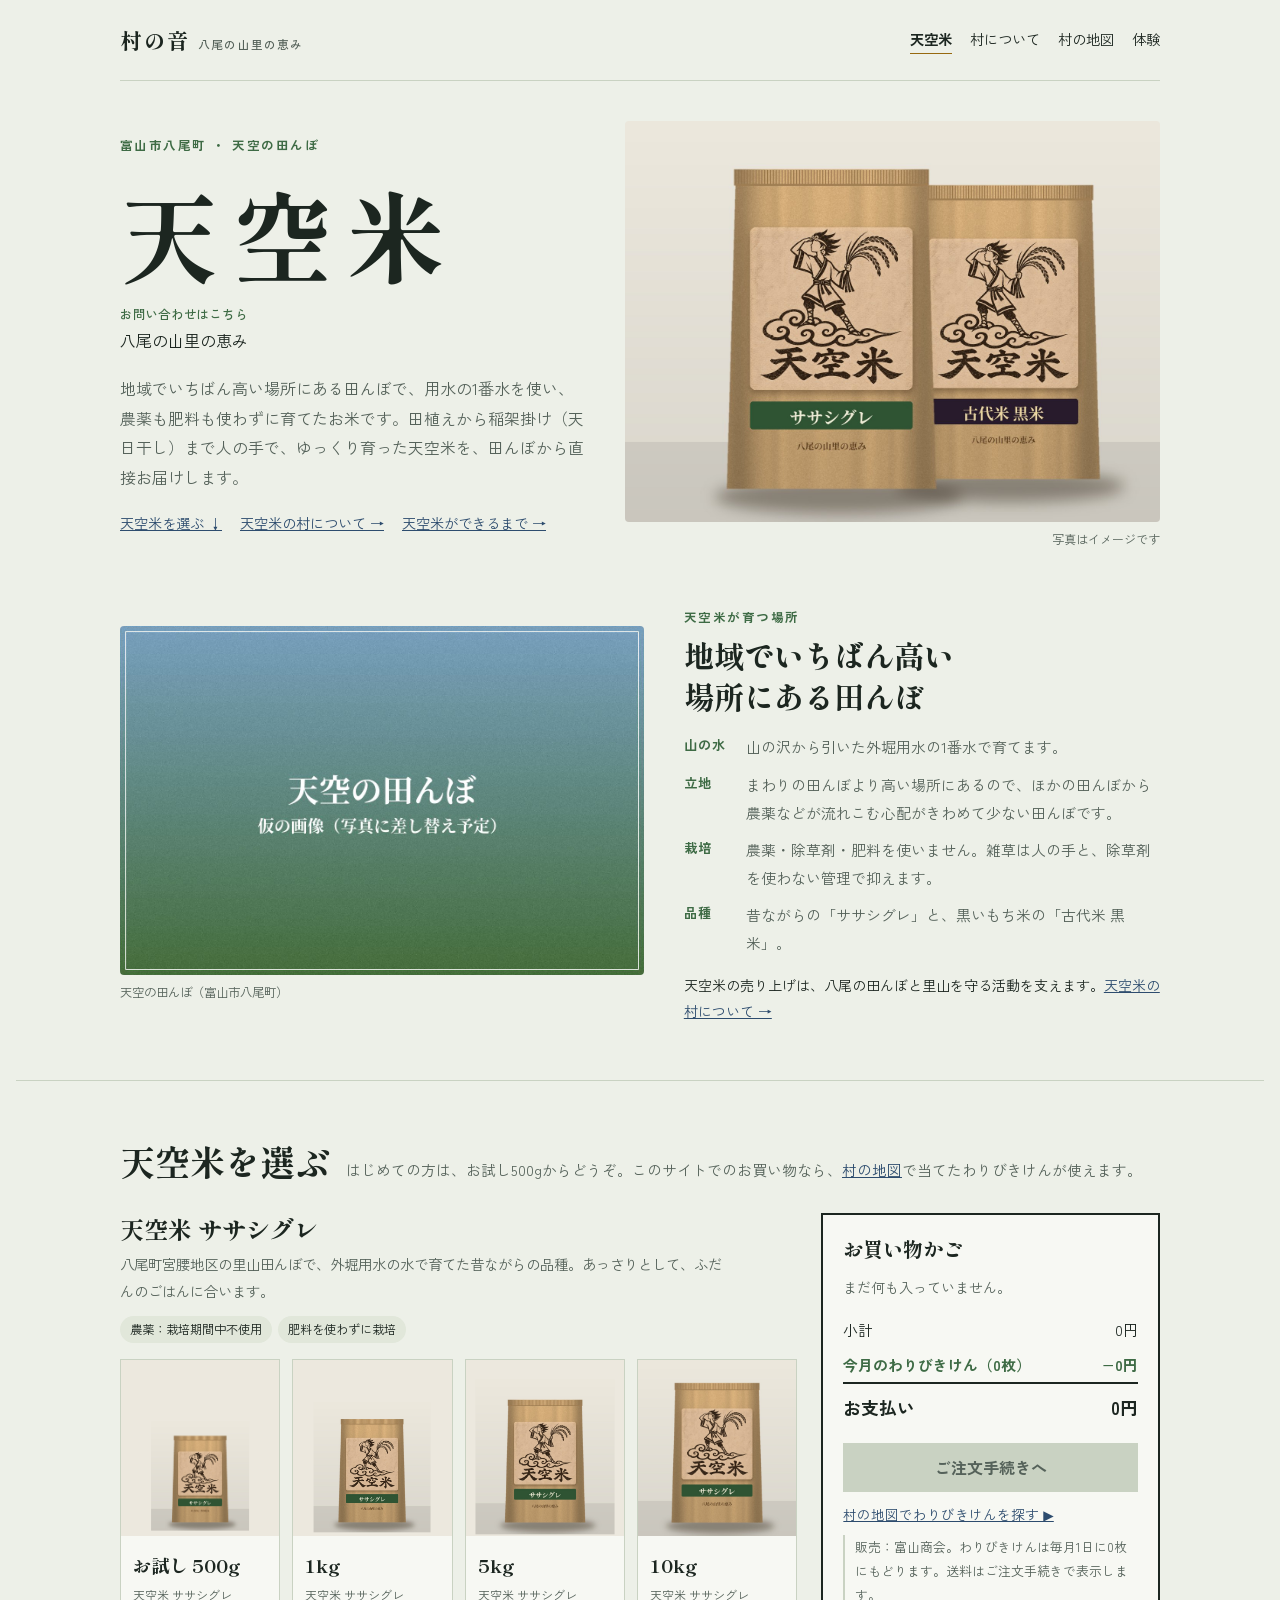
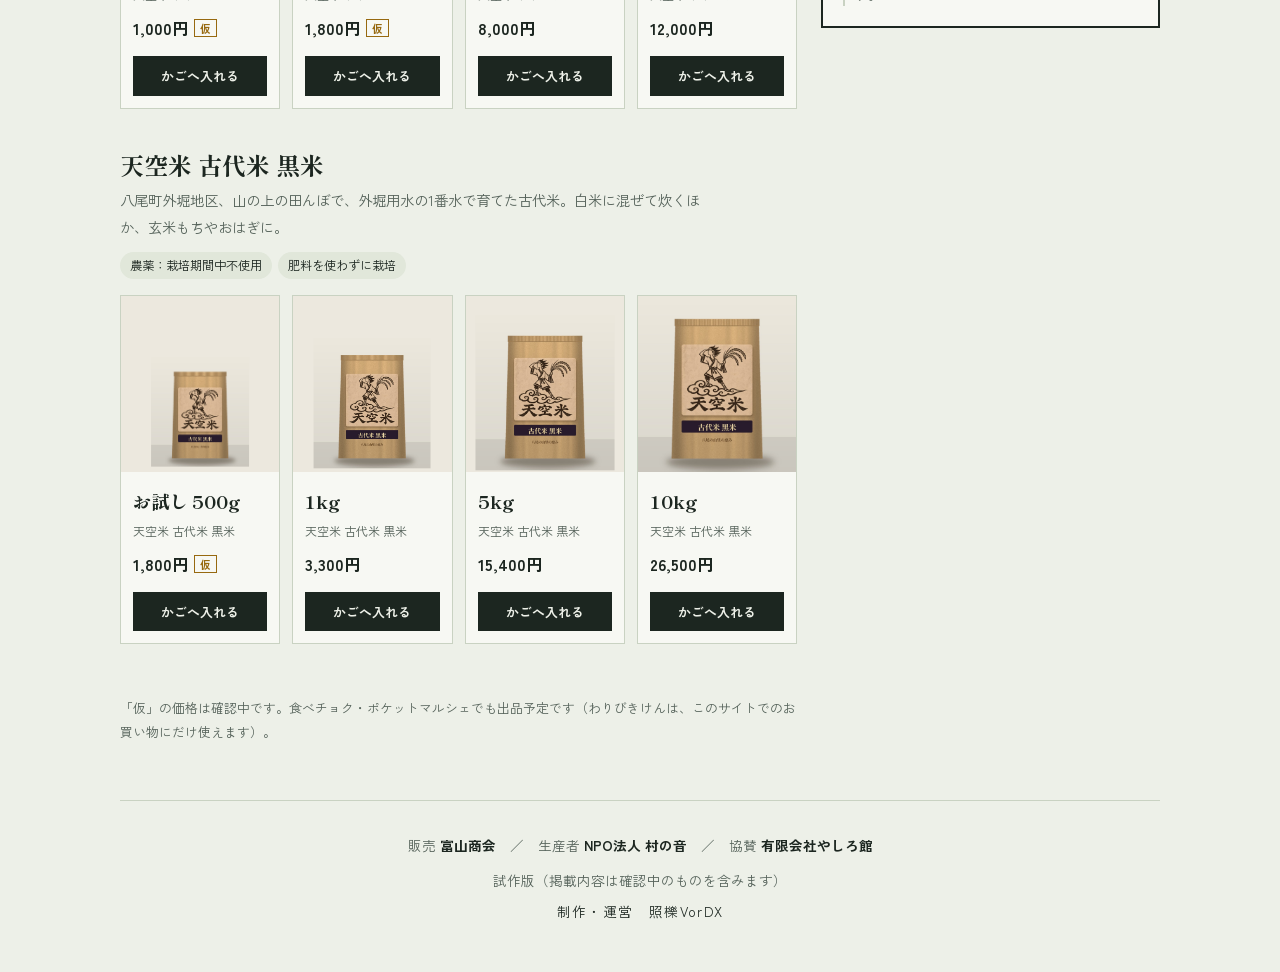
<file: index.html>
<!doctype html>
<html lang="ja">
<head>
<meta charset="utf-8">
<meta name="robots" content="noindex,nofollow">
<meta name="viewport" content="width=device-width, initial-scale=1, viewport-fit=cover">
<title>村ネットワーク 試作</title>
<meta name="claude:viewport-fit-sides" content="cover">
<link rel="preconnect" href="https://fonts.googleapis.com">
<link rel="preconnect" href="https://fonts.gstatic.com" crossorigin>
<link rel="stylesheet" href="https://fonts.googleapis.com/css2?family=DotGothic16&family=Shippori+Mincho+B1:wght@600;800&family=Zen+Kaku+Gothic+New:wght@400;500;700&display=swap">
<link rel="stylesheet" href="style.css?v=20261109g">
</head>
<body>
<div class="wrap">
  <header class="top">
    <div class="brand"><a href="index.html">村の音<small>八尾の山里の恵み</small></a></div>
    <nav aria-label="サイト内"><a href="index.html" aria-current="page">天空米</a><a href="about.html">村について</a><a href="map.html">村の地図</a><a href="activity.html">体験</a></nav>
  </header>
</div>
<div class="wrap">
  <div class="shop-hero">
    <div class="sh-text">
      <div class="eyebrow">富山市八尾町 ・ 天空の田んぼ</div>
      <button type="button" class="logo-btn" id="logoBtn" aria-haspopup="dialog"><h1>天空米</h1><span class="hint">お問い合わせはこちら</span></button>
      <p class="hero-sub">八尾の山里の恵み</p>
      <p class="sh-lead">地域でいちばん高い場所にある田んぼで、用水の1番水を使い、農薬も肥料も使わずに育てたお米です。田植えから稲架掛け（天日干し）まで人の手で、ゆっくり育った天空米を、田んぼから直接お届けします。</p>
      <div class="newsbar" id="news" hidden></div>
      <p class="hero-links"><a href="#shop">天空米を選ぶ ↓</a><a href="about.html">天空米の村について →</a><a href="activity.html">天空米ができるまで →</a></p>
    </div>
    <figure class="sh-photo"><img class="logo-img" style="cursor:pointer" title="お問い合わせ" src="bag-hero.jpg" alt="天空米のラベルを貼ったササシグレと古代米黒米の米袋"><figcaption>写真はイメージです</figcaption></figure>
  </div>
</div>
<section class="tanbo-sec">
  <div class="wrap">
    <div class="tanbo">
      <figure class="tanbo-photo"><img src="photos/tanbo.jpg" alt="天空米を育てる、山の上の田んぼ"><figcaption>天空の田んぼ（富山市八尾町）</figcaption></figure>
      <div class="tanbo-text">
        <div class="eyebrow">天空米が育つ場所</div>
        <h2>地域でいちばん高い場所にある田んぼ</h2>
        <ul class="points">
          <li><b>山の水</b>山の沢から引いた外堀用水の1番水で育てます。</li>
          <li><b>立地</b>まわりの田んぼより高い場所にあるので、ほかの田んぼから農薬などが流れこむ心配がきわめて少ない田んぼです。</li>
          <li><b>栽培</b>農薬・除草剤・肥料を使いません。雑草は人の手と、除草剤を使わない管理で抑えます。</li>
          <li><b>品種</b>昔ながらの「ササシグレ」と、黒いもち米の「古代米 黒米」。</li>
        </ul>
        <p class="tanbo-note">天空米の売り上げは、八尾の田んぼと里山を守る活動を支えます。<a href="about.html">天空米の村について →</a></p>
      </div>
    </div>
  </div>
</section>
<section id="shop">
  <div class="wrap">
    <div class="sec-head"><h2>天空米を選ぶ</h2><p>はじめての方は、お試し500gからどうぞ。このサイトでのお買い物なら、<a href="map.html">村の地図</a>で当てたわりびきけんが使えます。</p></div>
    <div class="shop-grid">
      <div class="plines">
      <div class="pline">
        <div class="pline-head"><h3>天空米 ササシグレ</h3><p>八尾町宮腰地区の里山田んぼで、外堀用水の水で育てた昔ながらの品種。あっさりとして、ふだんのごはんに合います。</p>
          <div class="chips"><span>農薬：栽培期間中不使用</span><span>肥料を使わずに栽培</span></div></div>
        <div class="pcards">
        <article class="pcard">
          <div class="pimg s1"><img src="bag-sasashigure.jpg" alt="天空米 ササシグレ お試し 500gの袋" loading="lazy"></div>
          <div class="pbody"><div class="psize">お試し 500g</div><div class="pname">天空米 ササシグレ</div>
            <div class="pprice">1,000円<span class="tmp">仮</span></div>
            <button type="button" class="add" data-sku="sasa-0500" data-name="天空米 ササシグレ お試し 500g" data-price="1000">かごへ入れる</button></div>
        </article>
        <article class="pcard">
          <div class="pimg s2"><img src="bag-sasashigure.jpg" alt="天空米 ササシグレ 1kgの袋" loading="lazy"></div>
          <div class="pbody"><div class="psize">1kg</div><div class="pname">天空米 ササシグレ</div>
            <div class="pprice">1,800円<span class="tmp">仮</span></div>
            <button type="button" class="add" data-sku="sasa-1000" data-name="天空米 ササシグレ 1kg" data-price="1800">かごへ入れる</button></div>
        </article>
        <article class="pcard">
          <div class="pimg s3"><img src="bag-sasashigure.jpg" alt="天空米 ササシグレ 5kgの袋" loading="lazy"></div>
          <div class="pbody"><div class="psize">5kg</div><div class="pname">天空米 ササシグレ</div>
            <div class="pprice">8,000円</div>
            <button type="button" class="add" data-sku="sasa-5000" data-name="天空米 ササシグレ 5kg" data-price="8000">かごへ入れる</button></div>
        </article>
        <article class="pcard">
          <div class="pimg s4"><img src="bag-sasashigure.jpg" alt="天空米 ササシグレ 10kgの袋" loading="lazy"></div>
          <div class="pbody"><div class="psize">10kg</div><div class="pname">天空米 ササシグレ</div>
            <div class="pprice">12,000円</div>
            <button type="button" class="add" data-sku="sasa-10000" data-name="天空米 ササシグレ 10kg" data-price="12000">かごへ入れる</button></div>
        </article>
        </div>
      </div>
      <div class="pline">
        <div class="pline-head"><h3>天空米 古代米 黒米</h3><p>八尾町外堀地区、山の上の田んぼで、外堀用水の1番水で育てた古代米。白米に混ぜて炊くほか、玄米もちやおはぎに。</p>
          <div class="chips"><span>農薬：栽培期間中不使用</span><span>肥料を使わずに栽培</span></div></div>
        <div class="pcards">
        <article class="pcard">
          <div class="pimg s1"><img src="bag-kuromai.jpg" alt="天空米 古代米 黒米 お試し 500gの袋" loading="lazy"></div>
          <div class="pbody"><div class="psize">お試し 500g</div><div class="pname">天空米 古代米 黒米</div>
            <div class="pprice">1,800円<span class="tmp">仮</span></div>
            <button type="button" class="add" data-sku="kuro-0500" data-name="天空米 古代米 黒米 お試し 500g" data-price="1800">かごへ入れる</button></div>
        </article>
        <article class="pcard">
          <div class="pimg s2"><img src="bag-kuromai.jpg" alt="天空米 古代米 黒米 1kgの袋" loading="lazy"></div>
          <div class="pbody"><div class="psize">1kg</div><div class="pname">天空米 古代米 黒米</div>
            <div class="pprice">3,300円</div>
            <button type="button" class="add" data-sku="kuro-1000" data-name="天空米 古代米 黒米 1kg" data-price="3300">かごへ入れる</button></div>
        </article>
        <article class="pcard">
          <div class="pimg s3"><img src="bag-kuromai.jpg" alt="天空米 古代米 黒米 5kgの袋" loading="lazy"></div>
          <div class="pbody"><div class="psize">5kg</div><div class="pname">天空米 古代米 黒米</div>
            <div class="pprice">15,400円</div>
            <button type="button" class="add" data-sku="kuro-5000" data-name="天空米 古代米 黒米 5kg" data-price="15400">かごへ入れる</button></div>
        </article>
        <article class="pcard">
          <div class="pimg s4"><img src="bag-kuromai.jpg" alt="天空米 古代米 黒米 10kgの袋" loading="lazy"></div>
          <div class="pbody"><div class="psize">10kg</div><div class="pname">天空米 古代米 黒米</div>
            <div class="pprice">26,500円</div>
            <button type="button" class="add" data-sku="kuro-10000" data-name="天空米 古代米 黒米 10kg" data-price="26500">かごへ入れる</button></div>
        </article>
        </div>
      </div>
        <p class="ext">「仮」の価格は確認中です。食べチョク・ポケットマルシェでも出品予定です（わりびきけんは、このサイトでのお買い物にだけ使えます）。</p>
      </div>
      <aside class="cart" aria-labelledby="cart-h">
        <h3 id="cart-h">お買い物かご</h3>
        <ul id="cartList"></ul>
        <p class="empty" id="cartEmpty">まだ何も入っていません。</p>
        <table class="sum"><tbody>
          <tr><td>小計</td><td id="sub">0円</td></tr>
          <tr class="disc"><td id="discLabel">わりびきけん（0枚）</td><td id="disc">−0円</td></tr>
          <tr class="total"><td>お支払い</td><td id="total">0円</td></tr>
        </tbody></table>
        <a class="checkout" id="toCheckout" href="checkout.html" aria-disabled="true">ご注文手続きへ</a>
        <p class="cart-note"><a href="map.html">村の地図でわりびきけんを探す ▶</a></p>
        <p class="fine">販売：富山商会。わりびきけんは毎月1日に0枚にもどります。送料はご注文手続きで表示します。</p>
      </aside>
    </div>
  </div>
</section>
<div class="wrap">
  <footer>
    <div>販売 <b>富山商会</b>　／　生産者 <b>NPO法人 村の音</b>　／　協賛 <b>有限会社やしろ館</b></div>
    <div class="foot-r">試作版（掲載内容は確認中のものを含みます）<span class="credit">制作・運営　<a href="kanri.html">照櫟VorDX</a></span></div>
  </footer>
</div>
<script src="config.js?v=20261109g"></script>
<script>
(function(){
const YM=(d=>d.getFullYear()+'-'+(d.getMonth()+1))(new Date());
const ls={get(k,d){try{const v=localStorage.getItem(k);return v===null?d:JSON.parse(v)}catch(e){return d}},set(k,v){try{localStorage.setItem(k,JSON.stringify(v))}catch(e){}}};
let coupons=Math.max(0,Math.min(3,+ls.get('mura_coupons',0)||0));
if(ls.get('mura_cmonth','')!==YM){ coupons=0; ls.set('mura_coupons',0); ls.set('mura_cmonth',YM); }
const btns=[...document.querySelectorAll('.add')];
const skuOf=n=>{ const b=btns.find(x=>x.dataset.name===n); return b?b.dataset.sku:null; };
let cart=ls.get('mura_cart',[]).map(c=>({sku:c.sku||skuOf(c.name),name:c.name,price:c.price,q:c.q})).filter(c=>c.sku);
const save=()=>ls.set('mura_cart',cart);
btns.forEach(b=>b.addEventListener('click',()=>{
  if(b.disabled) return;
  const sku=b.dataset.sku, it=cart.find(c=>c.sku===sku);
  if(it) it.q++; else cart.push({sku,name:b.dataset.name,price:+b.dataset.price,q:1}); save(); renderCart(); }));
const yen=n=>n.toLocaleString('ja-JP')+'円';
function renderCart(){
  const ul=document.getElementById('cartList'); ul.innerHTML='';
  cart.forEach((c,i)=>{ const li=document.createElement('li');
    li.innerHTML='<span>'+c.name+'<br><small>'+yen(c.price)+'</small></span><span class="q"><button type="button" aria-label="減らす">−</button>'+c.q+'<button type="button" aria-label="増やす">＋</button></span>';
    const [m,pl]=li.querySelectorAll('button'); m.onclick=()=>{ c.q--; if(c.q<=0) cart.splice(i,1); save(); renderCart(); }; pl.onclick=()=>{ c.q++; save(); renderCart(); };
    ul.appendChild(li); });
  document.getElementById('cartEmpty').hidden=cart.length>0;
  const sub=cart.reduce((a,c)=>a+c.price*c.q,0), disc=Math.min(sub,coupons*100);
  document.getElementById('sub').textContent=yen(sub);
  document.getElementById('discLabel').textContent='今月のわりびきけん（'+coupons+'枚）';
  document.getElementById('disc').textContent='−'+yen(disc);
  document.getElementById('total').textContent=yen(sub-disc);
  document.getElementById('toCheckout').setAttribute('aria-disabled',String(!cart.length));
}
document.getElementById('toCheckout').addEventListener('click',e=>{ if(!cart.length) e.preventDefault(); });
renderCart();

/* 価格・売り切れ・お知らせを、富山商会の管理ページで設定した最新の内容に合わせる */
if(window.TENKU&&TENKU.api){
  fetch(TENKU.api+'/tenkumai-checkout?action=catalog').then(r=>r.json()).then(d=>{
    if(!d||!d.products) return;
    const map={}; d.products.forEach(p=>map[p.sku]=p);
    btns.forEach(b=>{ const p=map[b.dataset.sku], card=b.closest('.pcard'); if(!card) return;
      if(!p){ card.hidden=true; return; }
      b.dataset.price=p.price;
      card.querySelector('.pprice').innerHTML=yen(p.price)+(p.tentative?'<span class="tmp">仮</span>':'');
      b.disabled=!!p.sold_out; b.textContent=p.sold_out?'売り切れ':'かごへ入れる'; card.classList.toggle('soldout',!!p.sold_out); });
    let changed=false;
    cart=cart.filter(c=>{ const p=map[c.sku]; if(!p||p.sold_out){changed=true;return false;} if(p.price!==c.price){c.price=p.price;changed=true;} return true; });
    if(changed){ save(); renderCart(); }
    const nb=document.getElementById('news');
    if(d.news&&d.news.length){ nb.innerHTML='<b>お知らせ</b>'+d.news.slice(0,2).map(n=>{const t=document.createElement('span');t.textContent=n.body;return '<span>'+t.innerHTML+'</span>';}).join(''); nb.hidden=false; }
  }).catch(()=>{});
}
})();
</script>

<div class="modal" id="contact" hidden role="dialog" aria-modal="true" aria-labelledby="ct-h">
  <form class="mbox" id="ctForm" novalidate>
    <h2 id="ct-h">お問い合わせ</h2>
    <p class="lead">天空米や体験について、お気軽にどうぞ。富山商会・村の音からお返事します。</p>
    <label for="ct-kind">内容</label>
    <select id="ct-kind" name="kind"><option>天空米について</option><option>体験について</option><option>法人・ギフトのご相談</option><option>取材・その他</option></select>
    <label for="ct-name">お名前</label><input id="ct-name" name="name" autocomplete="name" required>
    <label for="ct-mail">メールアドレス</label><input id="ct-mail" name="mail" type="email" autocomplete="email" required>
    <label for="ct-tel">電話番号（任意）</label><input id="ct-tel" name="tel" type="tel" autocomplete="tel">
    <label for="ct-body">お問い合わせ内容</label><textarea id="ct-body" name="body" rows="5" maxlength="2000" required></textarea>
    <p class="co-err" id="ctErr" hidden></p>
    <div class="row"><button type="button" class="k-btn" id="ctClose">閉じる</button><button type="submit" class="add" id="ctSend" style="padding:8px 18px">送信する</button></div>
  </form>
  <div class="mbox" id="ctDone" hidden><h2>送信しました</h2><p class="lead">お問い合わせありがとうございます。内容を確認して、メールでお返事します。</p><div class="row"><button type="button" class="add" id="ctOk" style="padding:8px 18px">閉じる</button></div></div>
</div>
<script>
(function(){
const m=document.getElementById('contact'), f=document.getElementById('ctForm'), done=document.getElementById('ctDone'), err=document.getElementById('ctErr');
let last=null;
const open=()=>{ last=document.activeElement; f.hidden=false; done.hidden=true; err.hidden=true; m.hidden=false; document.getElementById('ct-kind').focus(); };
const close=()=>{ m.hidden=true; if(last) last.focus(); };
document.getElementById('logoBtn').onclick=open;
document.querySelector('.logo-img').onclick=open;
document.getElementById('ctClose').onclick=close; document.getElementById('ctOk').onclick=close;
m.addEventListener('click',e=>{ if(e.target===m) close(); });
document.addEventListener('keydown',e=>{ if(e.key==='Escape'&&!m.hidden) close(); });
f.addEventListener('submit',async e=>{
  e.preventDefault(); err.hidden=true;
  const req=[...f.querySelectorAll('[required]')], bad=req.filter(i=>!i.value.trim()||(i.type==='email'&&!/^[^@\s]+@[^@\s]+$/.test(i.value)));
  req.forEach(i=>i.classList.toggle('bad',bad.includes(i)));
  if(bad.length){ err.textContent='赤い枠の項目を入力してください。'; err.hidden=false; bad[0].focus(); return; }
  const btn=document.getElementById('ctSend'); btn.disabled=true; btn.textContent='送信しています…';
  try{
    const r=await fetch(TENKU.api+'/tenkumai-checkout',{method:'POST',headers:{'Content-Type':'application/json'},body:JSON.stringify({action:'contact',...Object.fromEntries(new FormData(f))})});
    const j=await r.json(); if(!r.ok||j.error) throw new Error(j.error||'送信できませんでした');
    f.reset(); f.hidden=true; done.hidden=false; document.getElementById('ctOk').focus();
  }catch(x){ err.textContent='送信できませんでした（'+x.message+'）。時間をおいてもう一度お試しください。'; err.hidden=false; }
  finally{ btn.disabled=false; btn.textContent='送信する'; }
});
})();
</script>
</body>
</html>
</file>
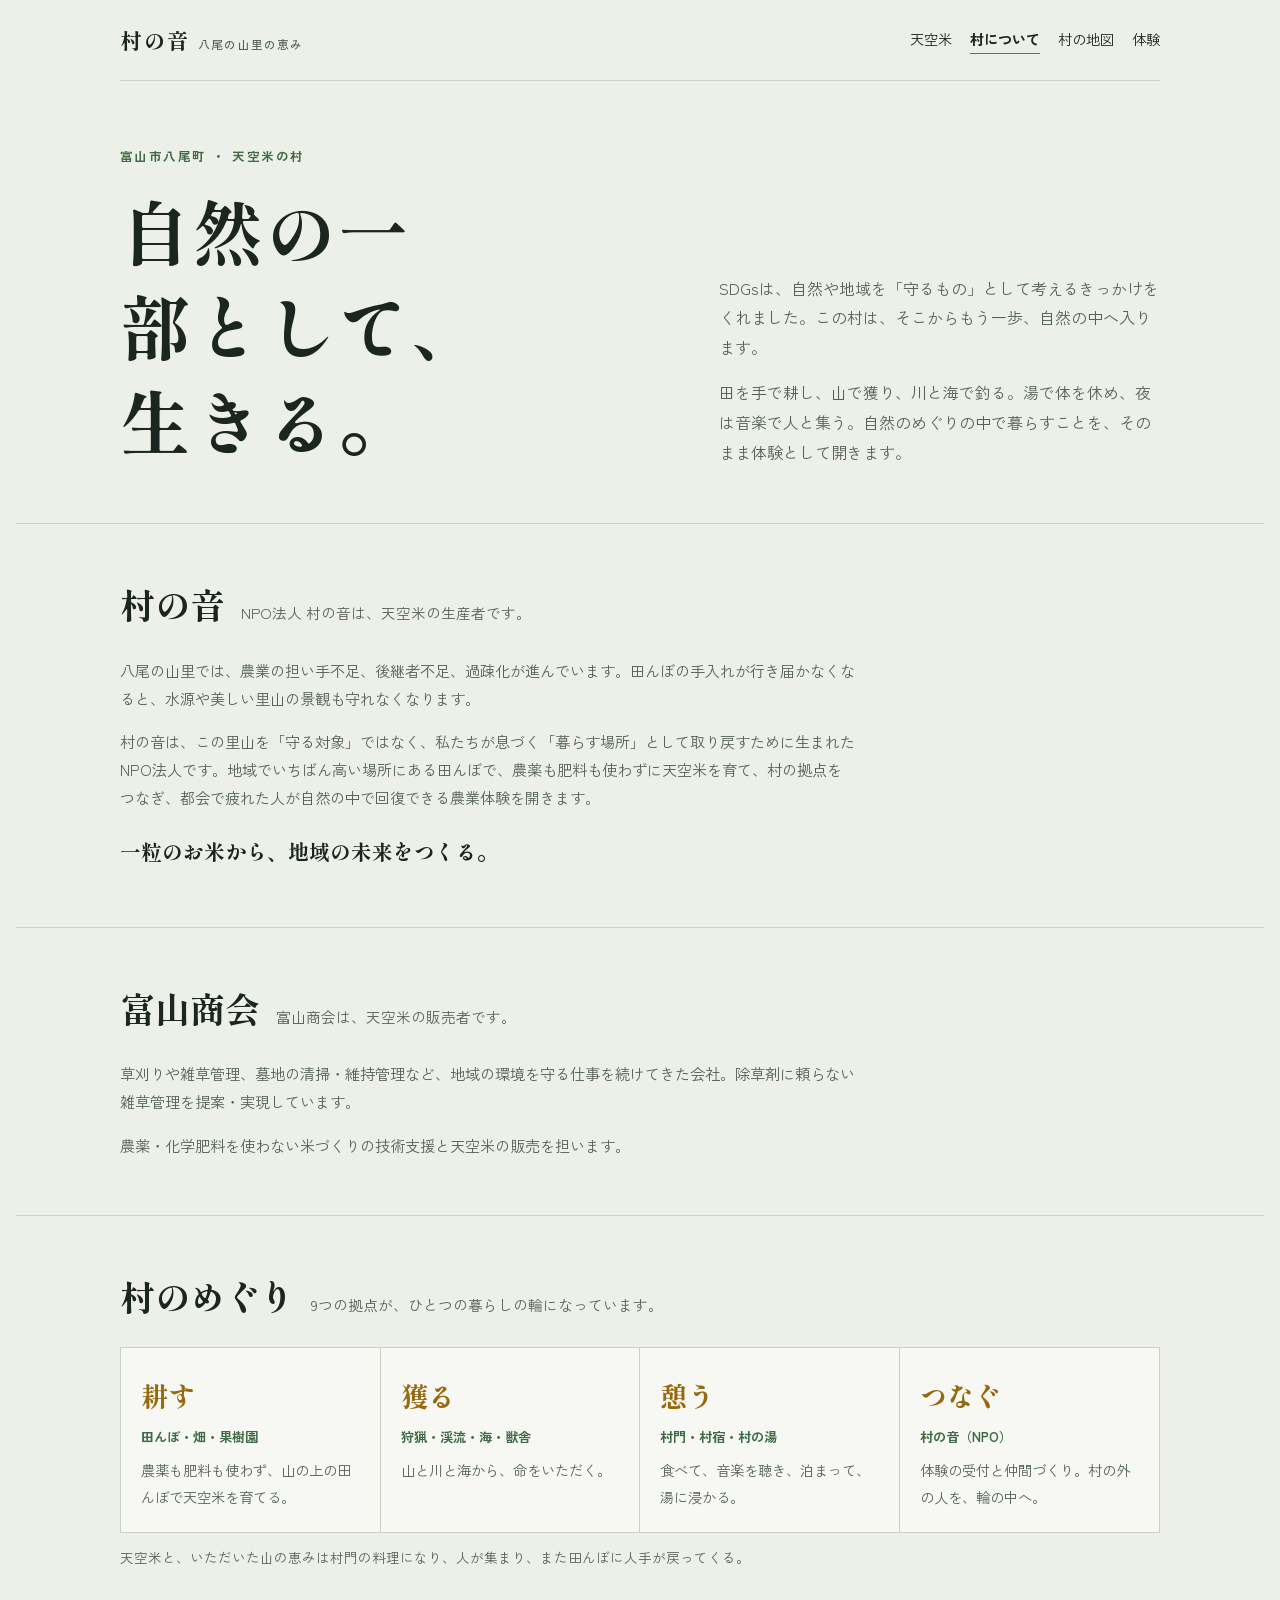
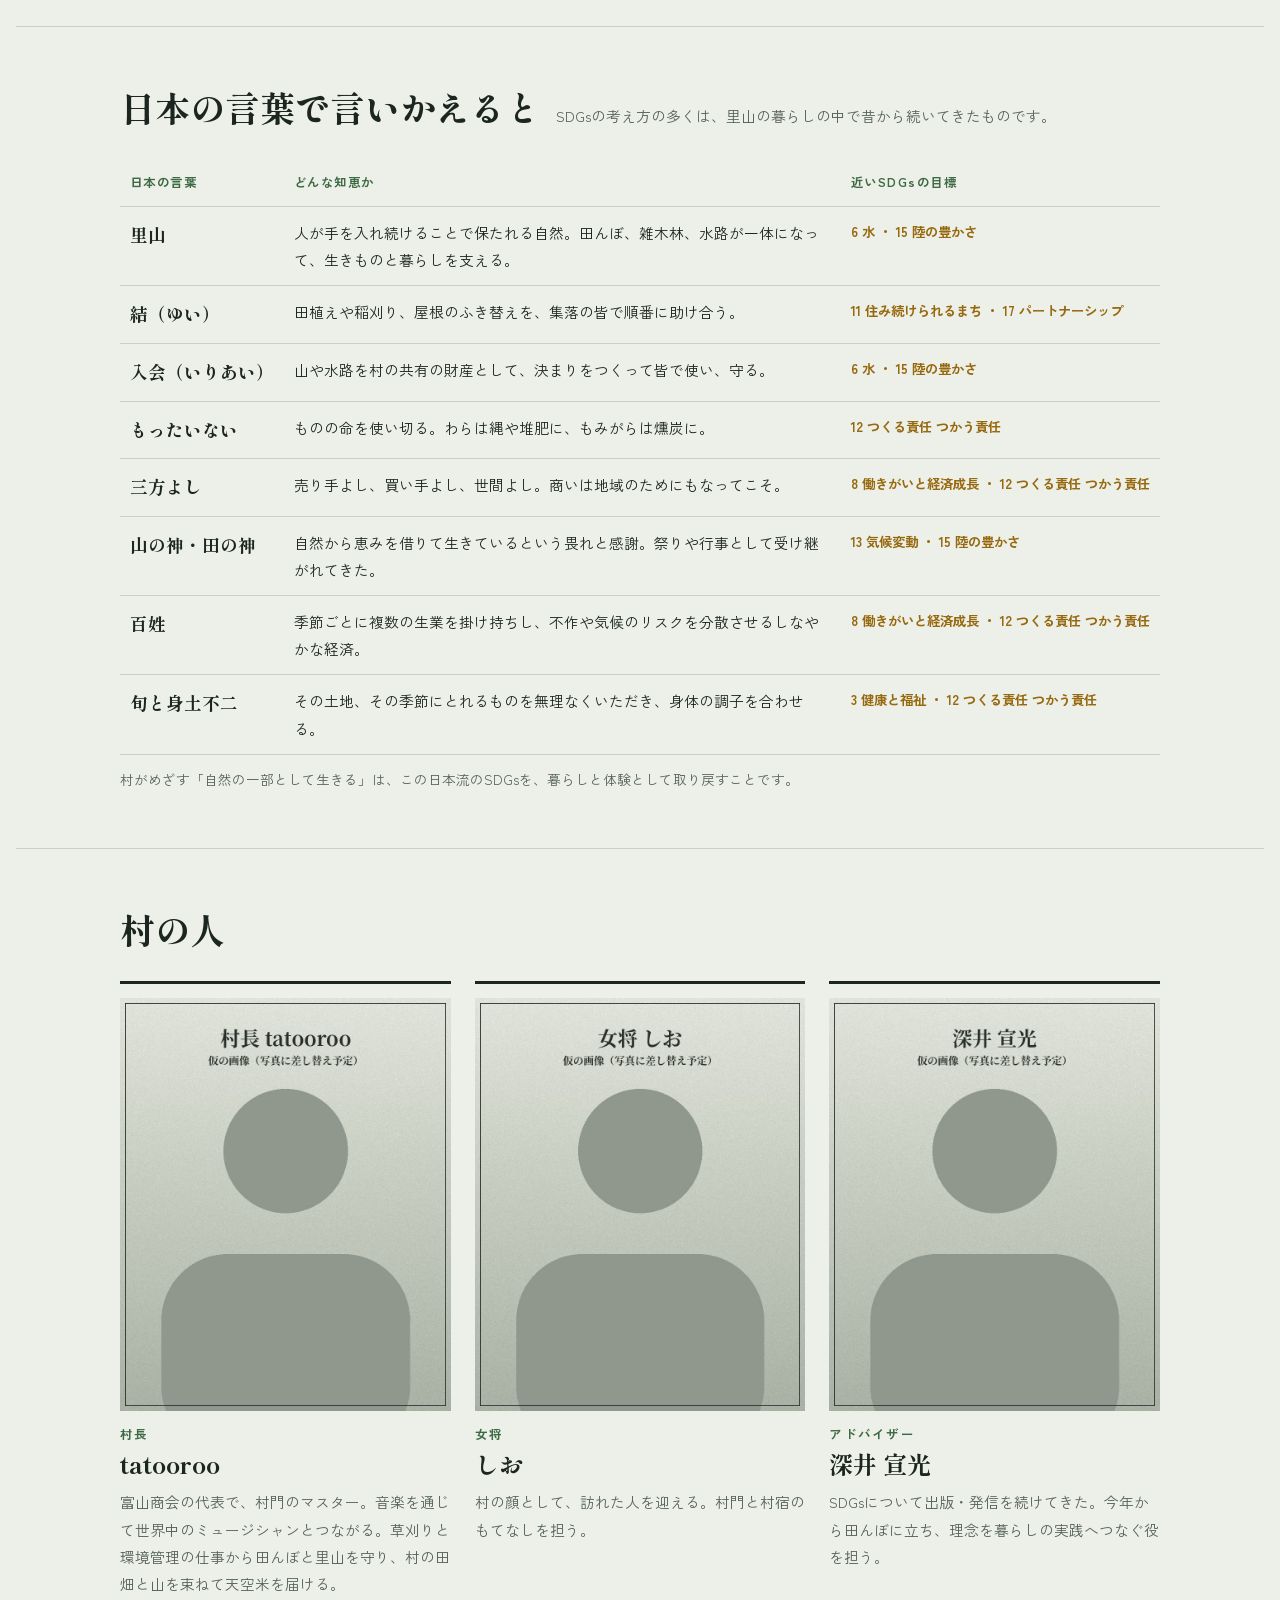
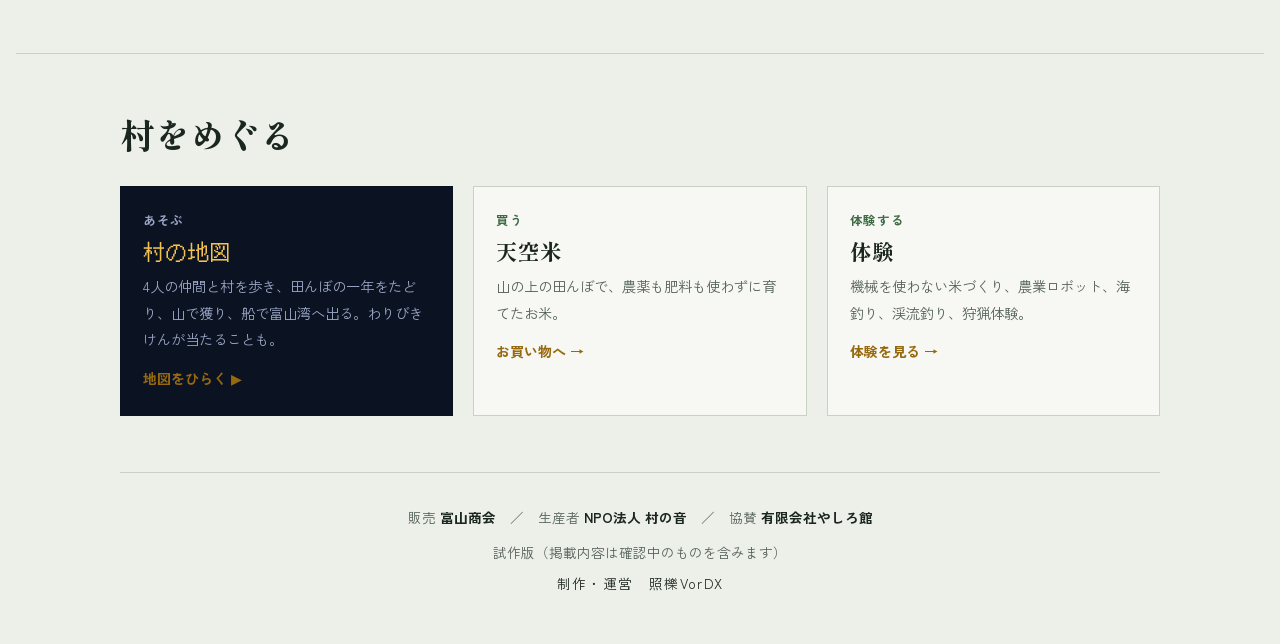
<file: about.html>
<!doctype html>
<html lang="ja">
<head>
<meta charset="utf-8">
<meta name="robots" content="noindex,nofollow">
<meta name="viewport" content="width=device-width, initial-scale=1, viewport-fit=cover">
<title>村について</title>
<meta name="claude:viewport-fit-sides" content="cover">
<link rel="preconnect" href="https://fonts.googleapis.com">
<link rel="preconnect" href="https://fonts.gstatic.com" crossorigin>
<link rel="stylesheet" href="https://fonts.googleapis.com/css2?family=DotGothic16&family=Shippori+Mincho+B1:wght@600;800&family=Zen+Kaku+Gothic+New:wght@400;500;700&display=swap">
<link rel="stylesheet" href="style.css?v=20261109g">
</head>
<body>
<div class="wrap">
  <header class="top">
    <div class="brand"><a href="index.html">村の音<small>八尾の山里の恵み</small></a></div>
    <nav aria-label="サイト内"><a href="index.html">天空米</a><a href="about.html" aria-current="page">村について</a><a href="map.html">村の地図</a><a href="activity.html">体験</a></nav>
  </header>
</div>
<div class="wrap">
  <div class="hero" id="concept">
    <div>
      <div class="eyebrow">富山市八尾町 ・ 天空米の村</div>
      <h1><span class="v">自然の一部として、</span><span class="v">生きる。</span></h1>
    </div>
    <div class="lead">
      <p>SDGsは、自然や地域を「守るもの」として考えるきっかけをくれました。この村は、そこからもう一歩、自然の中へ入ります。</p>
      <p>田を手で耕し、山で獲り、川と海で釣る。湯で体を休め、夜は音楽で人と集う。自然のめぐりの中で暮らすことを、そのまま体験として開きます。</p>
    </div>
  </div>
</div>

<section>
  <div class="wrap">
    <div class="sec-head"><h2>村の音</h2><p>NPO法人 村の音は、天空米の生産者です。</p></div>
    <div class="oto oto-solo">
      <div class="oto-text">
        <p>八尾の山里では、農業の担い手不足、後継者不足、過疎化が進んでいます。田んぼの手入れが行き届かなくなると、水源や美しい里山の景観も守れなくなります。</p>
        <p>村の音は、この里山を「守る対象」ではなく、私たちが息づく「暮らす場所」として取り戻すために生まれたNPO法人です。地域でいちばん高い場所にある田んぼで、農薬も肥料も使わずに天空米を育て、村の拠点をつなぎ、都会で疲れた人が自然の中で回復できる農業体験を開きます。</p>
        <p class="oto-copy">一粒のお米から、地域の未来をつくる。</p>
      </div>
    </div>
  </div>
</section>

<section>
  <div class="wrap">
    <div class="sec-head"><h2>富山商会</h2><p>富山商会は、天空米の販売者です。</p></div>
    <div class="oto oto-solo">
      <div class="oto-text">
        <p>草刈りや雑草管理、墓地の清掃・維持管理など、地域の環境を守る仕事を続けてきた会社。除草剤に頼らない雑草管理を提案・実現しています。</p>
        <p>農薬・化学肥料を使わない米づくりの技術支援と天空米の販売を担います。</p>
      </div>
    </div>
  </div>
</section>

<section>
  <div class="wrap">
    <div class="sec-head"><h2>村のめぐり</h2><p>9つの拠点が、ひとつの暮らしの輪になっています。</p></div>
    <div class="cycle">
      <div><div class="verb">耕す</div><div class="where">田んぼ・畑・果樹園</div><p>農薬も肥料も使わず、山の上の田んぼで天空米を育てる。</p></div>
      <div><div class="verb">獲る</div><div class="where">狩猟・渓流・海・獣舎</div><p>山と川と海から、命をいただく。</p></div>
      <div><div class="verb">憩う</div><div class="where">村門・村宿・村の湯</div><p>食べて、音楽を聴き、泊まって、湯に浸かる。</p></div>
      <div><div class="verb">つなぐ</div><div class="where">村の音（NPO）</div><p>体験の受付と仲間づくり。村の外の人を、輪の中へ。</p></div>
    </div>
    <p class="cycle-note">天空米と、いただいた山の恵みは村門の料理になり、人が集まり、また田んぼに人手が戻ってくる。</p>
  </div>
</section>

<section>
  <div class="wrap">
    <div class="sec-head"><h2>日本の言葉で言いかえると</h2><p>SDGsの考え方の多くは、里山の暮らしの中で昔から続いてきたものです。</p></div>
    <div class="table-wrap"><table class="wa">
      <thead><tr><th>日本の言葉</th><th>どんな知恵か</th><th>近いSDGsの目標</th></tr></thead>
      <tbody>
        <tr><th>里山</th><td>人が手を入れ続けることで保たれる自然。田んぼ、雑木林、水路が一体になって、生きものと暮らしを支える。</td><td>6 水 ・ 15 陸の豊かさ</td></tr>
        <tr><th>結（ゆい）</th><td>田植えや稲刈り、屋根のふき替えを、集落の皆で順番に助け合う。</td><td>11 住み続けられるまち ・ 17 パートナーシップ</td></tr>
        <tr><th>入会（いりあい）</th><td>山や水路を村の共有の財産として、決まりをつくって皆で使い、守る。</td><td>6 水 ・ 15 陸の豊かさ</td></tr>
        <tr><th>もったいない</th><td>ものの命を使い切る。わらは縄や堆肥に、もみがらは燻炭に。</td><td>12 つくる責任 つかう責任</td></tr>
        <tr><th>三方よし</th><td>売り手よし、買い手よし、世間よし。商いは地域のためにもなってこそ。</td><td>8 働きがいと経済成長 ・ 12 つくる責任 つかう責任</td></tr>
        <tr><th>山の神・田の神</th><td>自然から恵みを借りて生きているという畏れと感謝。祭りや行事として受け継がれてきた。</td><td>13 気候変動 ・ 15 陸の豊かさ</td></tr>
        <tr><th>百姓</th><td>季節ごとに複数の生業を掛け持ちし、不作や気候のリスクを分散させるしなやかな経済。</td><td>8 働きがいと経済成長 ・ 12 つくる責任 つかう責任</td></tr>
        <tr><th>旬と身土不二</th><td>その土地、その季節にとれるものを無理なくいただき、身体の調子を合わせる。</td><td>3 健康と福祉 ・ 12 つくる責任 つかう責任</td></tr>
      </tbody>
    </table></div>
    <p class="cycle-note">村がめざす「自然の一部として生きる」は、この日本流のSDGsを、暮らしと体験として取り戻すことです。</p>
  </div>
</section>

<section>
  <div class="wrap">
    <div class="sec-head"><h2>村の人</h2></div>
    <div class="people">
      <div class="person"><img class="pphoto" src="photos/person-sonchou.jpg" alt="村長の写真（仮）" loading="lazy"><div class="role">村長</div><h3>tatooroo</h3><p>富山商会の代表で、村門のマスター。音楽を通じて世界中のミュージシャンとつながる。草刈りと環境管理の仕事から田んぼと里山を守り、村の田畑と山を束ねて天空米を届ける。</p></div>
      <div class="person"><img class="pphoto" src="photos/person-okami.jpg?v=2" alt="女将の写真（仮）" loading="lazy"><div class="role">女将</div><h3>しお</h3><p>村の顔として、訪れた人を迎える。村門と村宿のもてなしを担う。</p></div>
      <div class="person"><img class="pphoto" src="photos/person-fukai.jpg" alt="アドバイザーの写真（仮）" loading="lazy"><div class="role">アドバイザー</div><h3>深井 宣光</h3><p>SDGsについて出版・発信を続けてきた。今年から田んぼに立ち、理念を暮らしの実践へつなぐ役を担う。</p></div>
    </div>
  </div>
</section>

<section>
  <div class="wrap">
    <div class="sec-head"><h2>村をめぐる</h2></div>
    <div class="next">
      <a class="game" href="map.html"><div class="k">あそぶ</div><h3>村の地図</h3><p>4人の仲間と村を歩き、田んぼの一年をたどり、山で獲り、船で富山湾へ出る。わりびきけんが当たることも。</p><span class="go">地図をひらく ▶</span></a>
      <a href="index.html"><div class="k">買う</div><h3>天空米</h3><p>山の上の田んぼで、農薬も肥料も使わずに育てたお米。</p><span class="go">お買い物へ →</span></a>
      <a href="activity.html"><div class="k">体験する</div><h3>体験</h3><p>機械を使わない米づくり、農業ロボット、海釣り、渓流釣り、狩猟体験。</p><span class="go">体験を見る →</span></a>
    </div>
  </div>
</section>

<div class="wrap">
  <footer>
    <div>販売 <b>富山商会</b>　／　生産者 <b>NPO法人 村の音</b>　／　協賛 <b>有限会社やしろ館</b></div>
    <div class="foot-r">試作版（掲載内容は確認中のものを含みます）<span class="credit">制作・運営　<a href="kanri.html">照櫟VorDX</a></span></div>
  </footer>
</div>
</body>
</html>
</file>
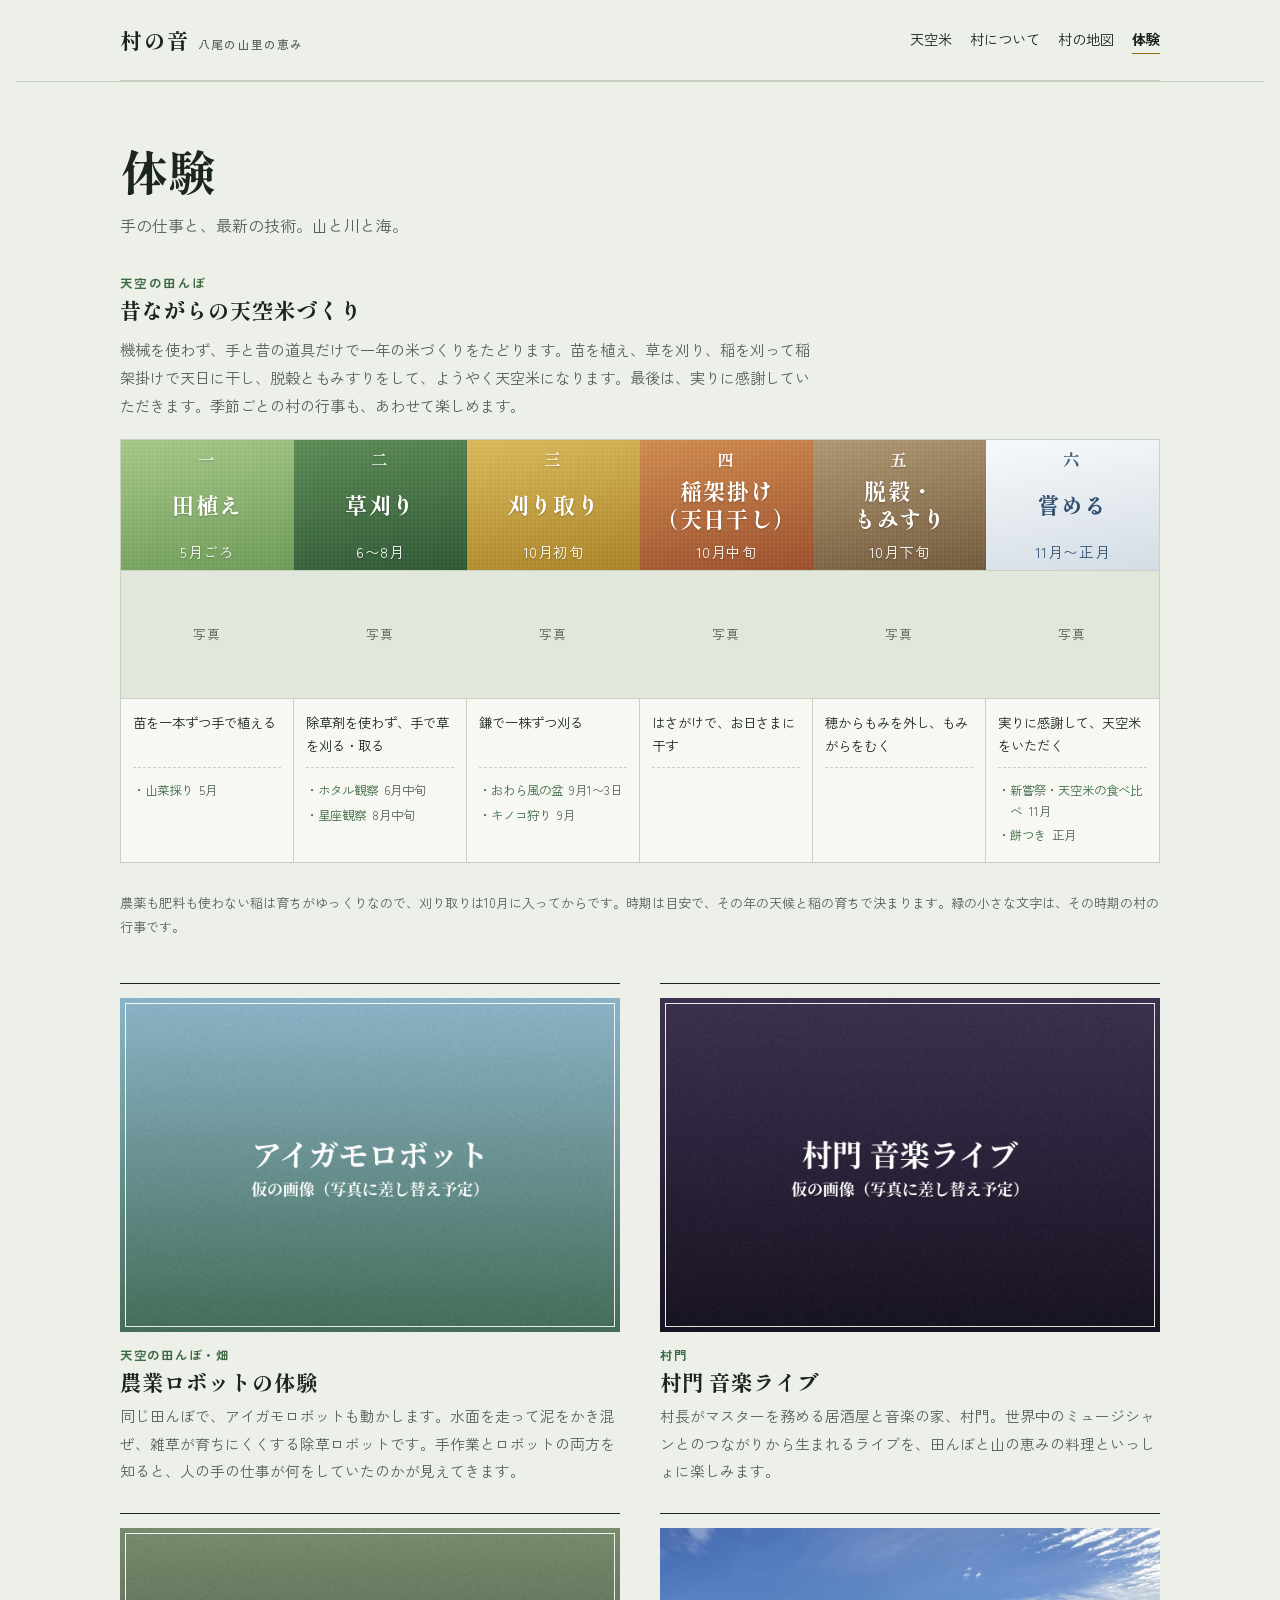
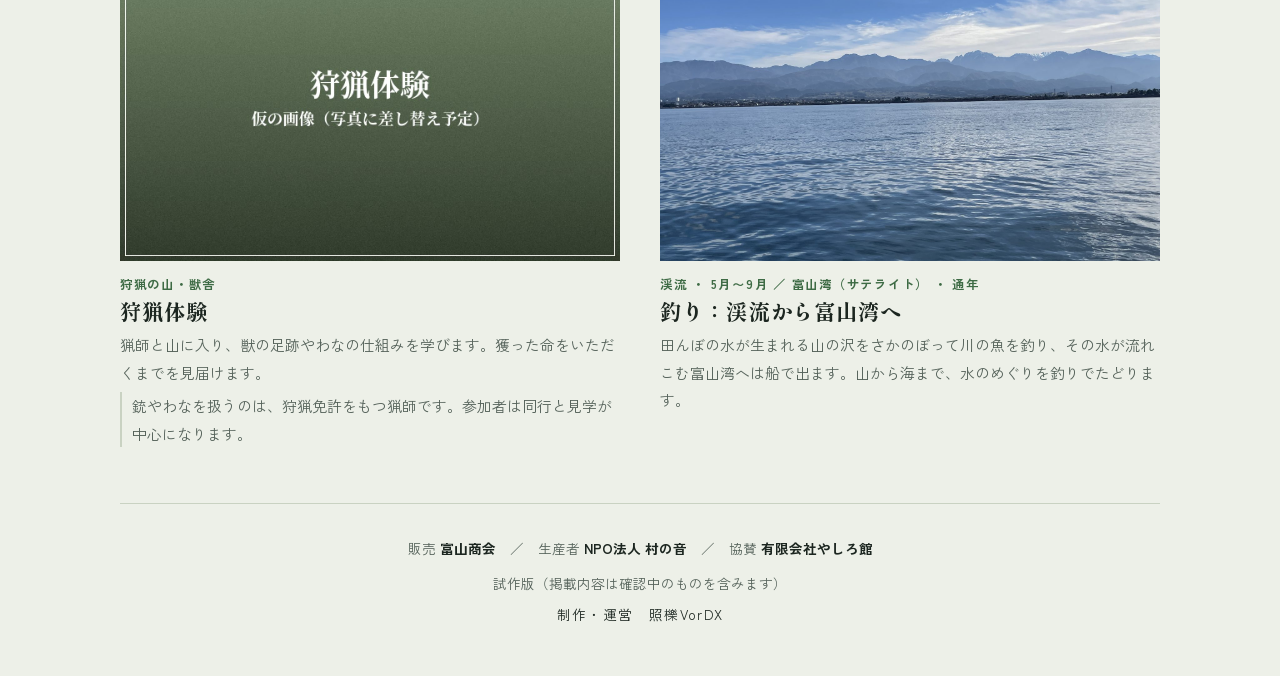
<file: activity.html>
<!doctype html>
<html lang="ja">
<head>
<meta charset="utf-8">
<meta name="robots" content="noindex,nofollow">
<meta name="viewport" content="width=device-width, initial-scale=1, viewport-fit=cover">
<title>体験</title>
<meta name="claude:viewport-fit-sides" content="cover">
<link rel="preconnect" href="https://fonts.googleapis.com">
<link rel="preconnect" href="https://fonts.gstatic.com" crossorigin>
<link rel="stylesheet" href="https://fonts.googleapis.com/css2?family=DotGothic16&family=Shippori+Mincho+B1:wght@600;800&family=Zen+Kaku+Gothic+New:wght@400;500;700&display=swap">
<link rel="stylesheet" href="style.css?v=20261109g">
</head>
<body>
<div class="wrap">
  <header class="top">
    <div class="brand"><a href="index.html">村の音<small>八尾の山里の恵み</small></a></div>
    <nav aria-label="サイト内"><a href="index.html">天空米</a><a href="about.html">村について</a><a href="map.html">村の地図</a><a href="activity.html" aria-current="page">体験</a></nav>
  </header>
</div>
<section id="activity">
  <div class="wrap">
    <div class="page-head" style="padding-top:0"><h1>体験</h1><p>手の仕事と、最新の技術。山と川と海。</p></div>
    <div class="rice rice-wide">
      <div class="intro">
        <div class="eyebrow">天空の田んぼ</div>
        <h3>昔ながらの天空米づくり</h3>
        <p>機械を使わず、手と昔の道具だけで一年の米づくりをたどります。苗を植え、草を刈り、稲を刈って稲架掛けで天日に干し、脱穀ともみすりをして、ようやく天空米になります。最後は、実りに感謝していただきます。季節ごとの村の行事も、あわせて楽しめます。</p>
      </div>
      <ol class="steps steps-season">
          <li class="s1"><span class="sbox"><span class="n">一</span><span class="w">田植え</span><span class="m">5月ごろ</span></span><span class="sphoto"><span>写真</span></span><span class="cap">苗を一本ずつ手で植える</span><span class="sub"><span>山菜採り<i>5月</i></span></span></li>
          <li class="s2"><span class="sbox"><span class="n">二</span><span class="w">草刈り</span><span class="m">6〜8月</span></span><span class="sphoto"><span>写真</span></span><span class="cap">除草剤を使わず、手で草を刈る・取る</span><span class="sub"><span>ホタル観察<i>6月中旬</i></span><span>星座観察<i>8月中旬</i></span></span></li>
          <li class="s3"><span class="sbox"><span class="n">三</span><span class="w">刈り取り</span><span class="m">10月初旬</span></span><span class="sphoto"><span>写真</span></span><span class="cap">鎌で一株ずつ刈る</span><span class="sub"><span>おわら風の盆<i>9月1〜3日</i></span><span>キノコ狩り<i>9月</i></span></span></li>
          <li class="s4"><span class="sbox"><span class="n">四</span><span class="w">稲架掛け<br>（天日干し）</span><span class="m">10月中旬</span></span><span class="sphoto"><span>写真</span></span><span class="cap">はさがけで、お日さまに干す</span><span class="sub"></span></li>
          <li class="s5"><span class="sbox"><span class="n">五</span><span class="w">脱穀・<br>もみすり</span><span class="m">10月下旬</span></span><span class="sphoto"><span>写真</span></span><span class="cap">穂からもみを外し、もみがらをむく</span><span class="sub"></span></li>
          <li class="s6"><span class="sbox"><span class="n">六</span><span class="w">嘗める</span><span class="m">11月〜正月</span></span><span class="sphoto"><span>写真</span></span><span class="cap">実りに感謝して、天空米をいただく</span><span class="sub"><span>新嘗祭・天空米の食べ比べ<i>11月</i></span><span>餅つき<i>正月</i></span></span></li>
      </ol>
      <p class="steps-note">農薬も肥料も使わない稲は育ちがゆっくりなので、刈り取りは10月に入ってからです。時期は目安で、その年の天候と稲の育ちで決まります。緑の小さな文字は、その時期の村の行事です。</p>
    </div>
    <div class="acts-grid">
      <div class="act"><img class="aimg" src="photos/act-aigamo.jpg" alt="アイガモロボット" loading="lazy"><div class="place">天空の田んぼ・畑</div><h3>農業ロボットの体験</h3><p>同じ田んぼで、アイガモロボットも動かします。水面を走って泥をかき混ぜ、雑草が育ちにくくする除草ロボットです。手作業とロボットの両方を知ると、人の手の仕事が何をしていたのかが見えてきます。</p></div>
      <div class="act"><img class="aimg" src="photos/act-live.jpg" alt="村門の音楽ライブ" loading="lazy"><div class="place">村門</div><h3>村門 音楽ライブ</h3><p>村長がマスターを務める居酒屋と音楽の家、村門。世界中のミュージシャンとのつながりから生まれるライブを、田んぼと山の恵みの料理といっしょに楽しみます。</p></div>
      <div class="act"><img class="aimg" src="photos/act-shuryo.jpg" alt="狩猟体験" loading="lazy"><div class="place">狩猟の山・獣舎</div><h3>狩猟体験</h3><p>猟師と山に入り、獣の足跡やわなの仕組みを学びます。獲った命をいただくまでを見届けます。</p><p class="fine">銃やわなを扱うのは、狩猟免許をもつ猟師です。参加者は同行と見学が中心になります。</p></div>
      <div class="act"><img class="aimg" src="photos/toyamawan.jpg" alt="富山湾" loading="lazy"><div class="place">渓流 ・ 5月〜9月 ／ 富山湾（サテライト） ・ 通年</div><h3>釣り：渓流から富山湾へ</h3><p>田んぼの水が生まれる山の沢をさかのぼって川の魚を釣り、その水が流れこむ富山湾へは船で出ます。山から海まで、水のめぐりを釣りでたどります。</p></div>
    </div>
  </div>
</section>
<div class="wrap">
  <footer>
    <div>販売 <b>富山商会</b>　／　生産者 <b>NPO法人 村の音</b>　／　協賛 <b>有限会社やしろ館</b></div>
    <div class="foot-r">試作版（掲載内容は確認中のものを含みます）<span class="credit">制作・運営　<a href="kanri.html">照櫟VorDX</a></span></div>
  </footer>
</div>
</body>
</html>
</file>
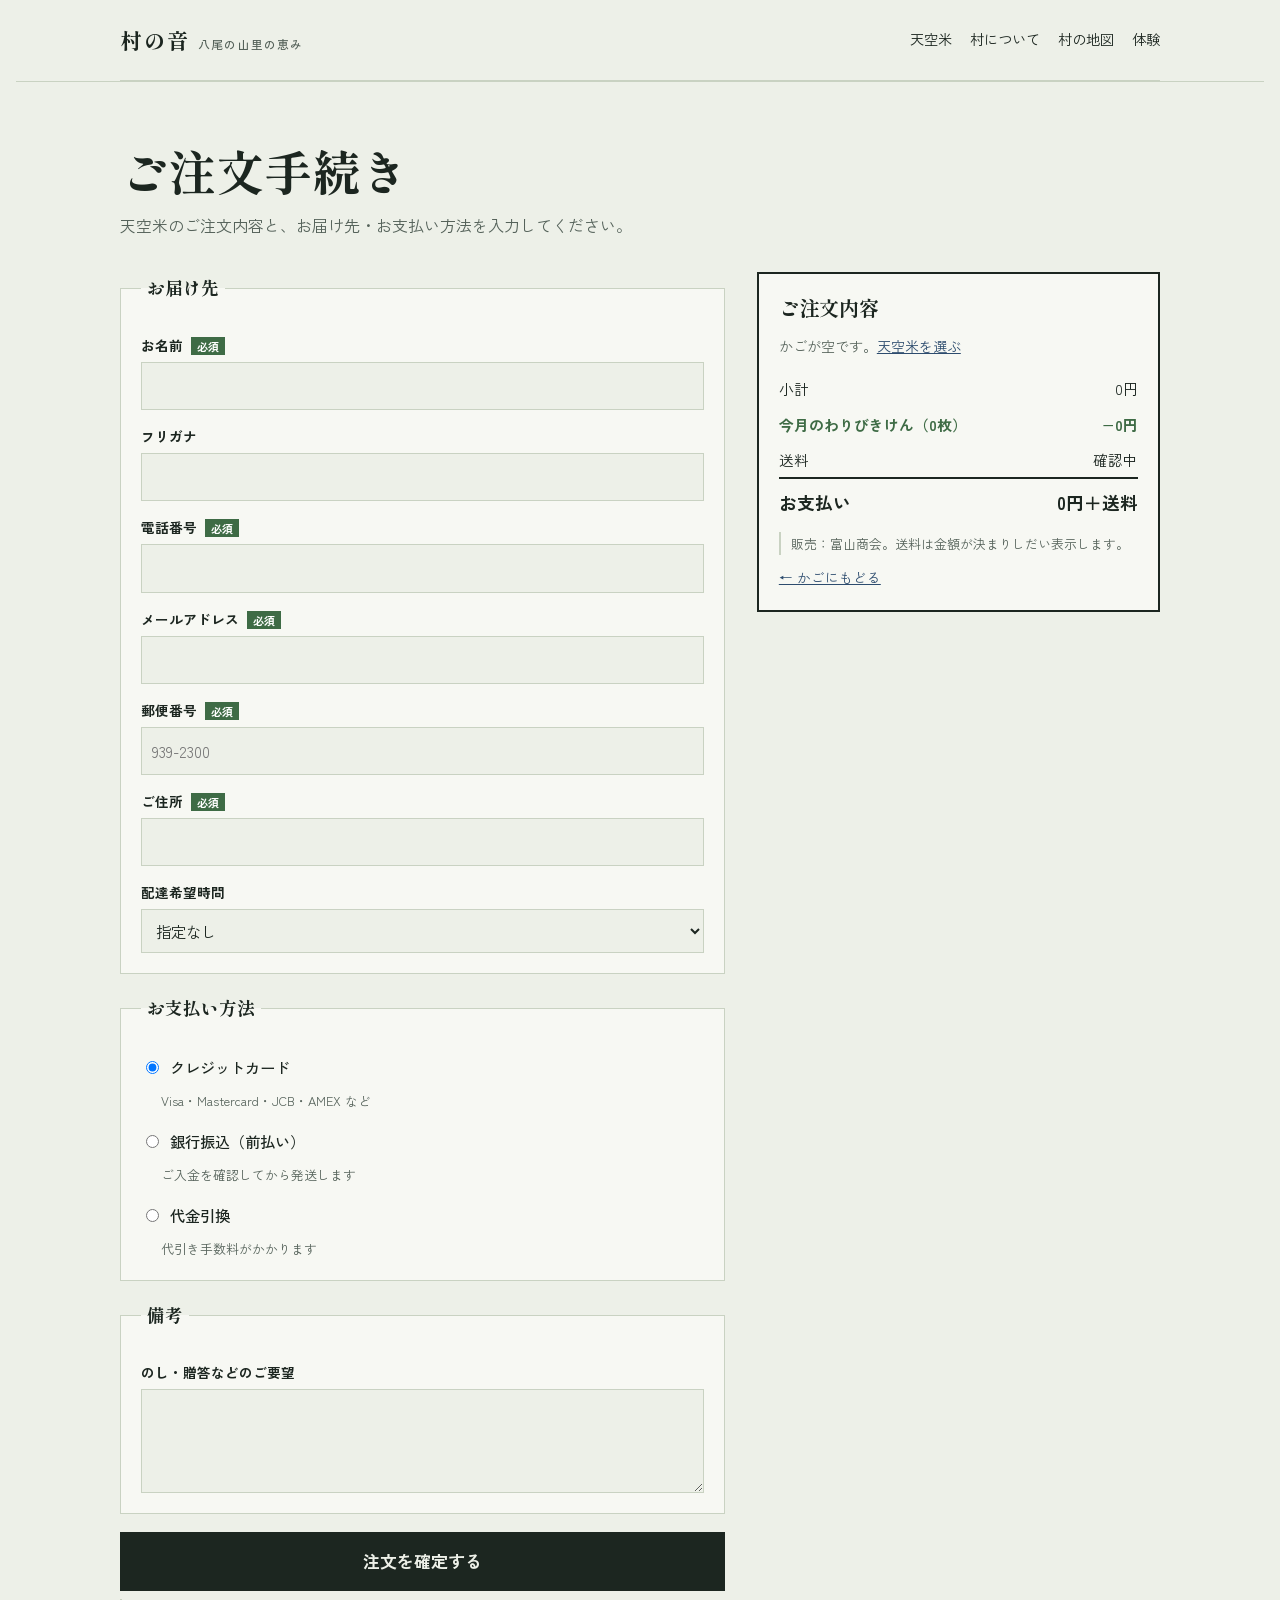
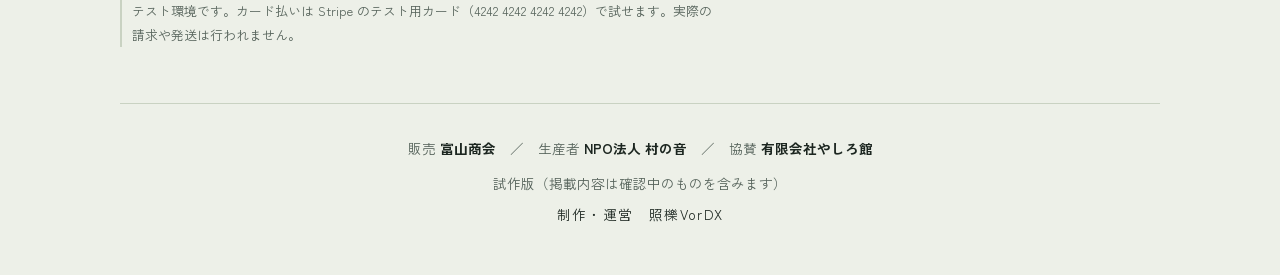
<file: checkout.html>
<!doctype html>
<html lang="ja">
<head>
<meta charset="utf-8">
<meta name="robots" content="noindex,nofollow">
<meta name="viewport" content="width=device-width, initial-scale=1, viewport-fit=cover">
<title>ご注文手続き</title>
<meta name="claude:viewport-fit-sides" content="cover">
<link rel="preconnect" href="https://fonts.googleapis.com">
<link rel="preconnect" href="https://fonts.gstatic.com" crossorigin>
<link rel="stylesheet" href="https://fonts.googleapis.com/css2?family=DotGothic16&family=Shippori+Mincho+B1:wght@600;800&family=Zen+Kaku+Gothic+New:wght@400;500;700&display=swap">
<link rel="stylesheet" href="style.css?v=20261109g">
</head>
<body>
<div class="wrap">
  <header class="top">
    <div class="brand"><a href="index.html">村の音<small>八尾の山里の恵み</small></a></div>
    <nav aria-label="サイト内"><a href="index.html">天空米</a><a href="about.html">村について</a><a href="map.html">村の地図</a><a href="activity.html">体験</a></nav>
  </header>
</div>
<section>
  <div class="wrap">
    <div class="page-head" style="padding-top:0"><h1>ご注文手続き</h1><p>天空米のご注文内容と、お届け先・お支払い方法を入力してください。</p></div>
    <div class="co-grid">
      <form id="coForm" class="co-form" novalidate>
        <fieldset><legend>お届け先</legend>
          <label for="f-name">お名前<span class="req">必須</span></label><input id="f-name" name="name" autocomplete="name" required>
          <label for="f-kana">フリガナ</label><input id="f-kana" name="kana">
          <label for="f-tel">電話番号<span class="req">必須</span></label><input id="f-tel" name="tel" type="tel" autocomplete="tel" required inputmode="tel">
          <label for="f-mail">メールアドレス<span class="req">必須</span></label><input id="f-mail" name="mail" type="email" autocomplete="email" required>
          <label for="f-zip">郵便番号<span class="req">必須</span></label><input id="f-zip" name="zip" autocomplete="postal-code" required inputmode="numeric" placeholder="939-2300">
          <label for="f-addr">ご住所<span class="req">必須</span></label><input id="f-addr" name="addr" autocomplete="street-address" required>
          <label for="f-time">配達希望時間</label>
          <select id="f-time" name="time"><option>指定なし</option><option>午前中</option><option>14〜16時</option><option>16〜18時</option><option>18〜20時</option><option>19〜21時</option></select>
        </fieldset>
        <fieldset><legend>お支払い方法</legend>
          <label class="radio"><input type="radio" name="pay" value="card" checked> クレジットカード<small>Visa・Mastercard・JCB・AMEX など</small></label>
          <label class="radio"><input type="radio" name="pay" value="bank"> 銀行振込（前払い）<small>ご入金を確認してから発送します</small></label>
          <label class="radio"><input type="radio" name="pay" value="cod"> 代金引換<small>代引き手数料がかかります</small></label>
        </fieldset>
        <fieldset><legend>備考</legend>
          <label for="f-note">のし・贈答などのご要望</label><textarea id="f-note" name="note" rows="3"></textarea>
        </fieldset>
        <p class="co-err" id="coErr" hidden></p>
        <button type="submit" class="co-submit" id="coSubmit">注文を確定する</button>
        <p class="fine" id="testNote">テストモード：決済サービスがまだつながっていないため、実際の請求や発送は行われません。</p>
      </form>
      <aside class="cart co-sum" aria-labelledby="sum-h">
        <h3 id="sum-h">ご注文内容</h3>
        <ul id="coList"></ul>
        <p class="empty" id="coEmpty" hidden>かごが空です。<a href="index.html">天空米を選ぶ</a></p>
        <table class="sum"><tbody>
          <tr><td>小計</td><td id="cSub">0円</td></tr>
          <tr class="disc"><td id="cDiscL">今月のわりびきけん</td><td id="cDisc">−0円</td></tr>
          <tr><td>送料</td><td id="cShip">確認中</td></tr>
          <tr class="total"><td>お支払い</td><td id="cTotal">0円</td></tr>
        </tbody></table>
        <p class="fine">販売：富山商会。送料は金額が決まりしだい表示します。</p>
        <p class="cart-note"><a href="index.html">← かごにもどる</a></p>
      </aside>
    </div>
    <div class="co-done" id="coDone" hidden>
      <h2>ご注文ありがとうございました</h2>
      <p>注文番号 <b id="orderNo"></b></p>
      <p id="doneMsg"></p>
      <p class="fine">テスト環境のため、実際の請求や発送は行われません。</p>
      <p><a href="index.html">天空米のページへもどる</a></p>
    </div>
  </div>
</section>
<div class="wrap">
  <footer>
    <div>販売 <b>富山商会</b>　／　生産者 <b>NPO法人 村の音</b>　／　協賛 <b>有限会社やしろ館</b></div>
    <div class="foot-r">試作版（掲載内容は確認中のものを含みます）<span class="credit">制作・運営　<a href="kanri.html">照櫟VorDX</a></span></div>
  </footer>
</div>
<script src="config.js?v=20261109g"></script>
<script>
(function(){
const YM=(d=>d.getFullYear()+'-'+(d.getMonth()+1))(new Date());
const ls={get(k,d){try{const v=localStorage.getItem(k);return v===null?d:JSON.parse(v)}catch(e){return d}},set(k,v){try{localStorage.setItem(k,JSON.stringify(v))}catch(e){}}};
let coupons=Math.max(0,Math.min(3,+ls.get('mura_coupons',0)||0));
if(ls.get('mura_cmonth','')!==YM){ coupons=0; ls.set('mura_coupons',0); ls.set('mura_cmonth',YM); }
const cart=ls.get('mura_cart',[]).filter(c=>c.sku);
const yen=n=>n.toLocaleString('ja-JP')+'円';
const sub=cart.reduce((a,c)=>a+c.price*c.q,0), disc=Math.min(sub,coupons*100);
const ul=document.getElementById('coList');
cart.forEach(c=>{ const li=document.createElement('li'); li.innerHTML='<span>'+c.name+'<br><small>'+yen(c.price)+' × '+c.q+'</small></span><span>'+yen(c.price*c.q)+'</span>'; ul.appendChild(li); });
document.getElementById('coEmpty').hidden=cart.length>0;
document.getElementById('cSub').textContent=yen(sub);
document.getElementById('cDiscL').textContent='今月のわりびきけん（'+coupons+'枚）';
document.getElementById('cDisc').textContent='−'+yen(disc);
document.getElementById('cTotal').textContent=yen(sub-disc)+'＋送料';
const TEST=!!(window.TENKU&&TENKU.test);
document.getElementById('testNote').textContent=TEST?'テスト環境です。カード払いは Stripe のテスト用カード（4242 4242 4242 4242）で試せます。実際の請求や発送は行われません。':'';
document.getElementById('testNote').hidden=!TEST;
const done=(no,msg)=>{ document.getElementById('orderNo').textContent=no||''; document.getElementById('doneMsg').textContent=msg;
  document.querySelector('#coDone .fine').hidden=!TEST; document.querySelector('.co-grid').hidden=true; document.getElementById('coDone').hidden=false; window.scrollTo(0,0); };
const finish=()=>{ ls.set('mura_cart',[]); const p=ls.get('mura_pending',null); if(p&&p.disc>0) ls.set('mura_coupons',0); ls.set('mura_pending',null); };
const qs=new URLSearchParams(location.search);
const err=document.getElementById('coErr');
if(qs.get('paid')==='1'){ finish(); done(qs.get('order'),'カードのお支払いが完了しました。確認のメールをお送りします。発送の準備ができしだい、富山商会からお届けします。'); }
if(qs.get('canceled')==='1'){ err.textContent='カードのお支払いを取りやめました。内容を確かめて、もう一度お手続きください。'; err.hidden=false; }

const form=document.getElementById('coForm'), btn=document.getElementById('coSubmit');
form.addEventListener('submit',async e=>{
  e.preventDefault(); err.hidden=true;
  if(!cart.length){ err.textContent='かごが空です。天空米を選んでからお手続きください。'; err.hidden=false; return; }
  const bad=[...form.querySelectorAll('[required]')].filter(i=>!i.value.trim()||(i.type==='email'&&!/^[^@\s]+@[^@\s]+$/.test(i.value)));
  form.querySelectorAll('[required]').forEach(i=>i.classList.toggle('bad',bad.includes(i)));
  if(bad.length){ err.textContent='赤い枠の項目を入力してください。'; err.hidden=false; bad[0].focus(); return; }
  if(!window.TENKU||!TENKU.api){ err.textContent='注文の受付先が設定されていません。'; err.hidden=false; return; }
  const fd=Object.fromEntries(new FormData(form));
  const payload={ action:'order', pay:fd.pay, coupons, note:fd.note||'',
    items:cart.map(c=>({sku:c.sku,q:c.q})),
    customer:{name:fd.name,kana:fd.kana,tel:fd.tel,mail:fd.mail,zip:fd.zip,addr:fd.addr,time:fd.time} };
  btn.disabled=true; btn.textContent='送信しています…';
  try{
    const r=await fetch(TENKU.api+'/tenkumai-checkout',{method:'POST',headers:{'Content-Type':'application/json'},body:JSON.stringify(payload)});
    const j=await r.json();
    if(!r.ok||j.error) throw new Error(j.error||'受付できませんでした');
    if(j.url){ ls.set('mura_pending',{orderNo:j.orderNo,disc}); location.href=j.url; return; }
    ls.set('mura_pending',{orderNo:j.orderNo,disc}); finish();
    done(j.orderNo,{bank:'ご注文を受け付けました。振込先をメールでお知らせします。ご入金を確認してから発送します。',cod:'ご注文を受け付けました。商品お届けの際に、代金をお支払いください。'}[fd.pay]||'ご注文を受け付けました。');
  }catch(x){ err.textContent='ご注文を受け付けられませんでした（'+x.message+'）。時間をおいてもう一度お試しください。'; err.hidden=false; }
  finally{ btn.disabled=false; btn.textContent='注文を確定する'; }
});
})();
</script>
</body>
</html>
</file>
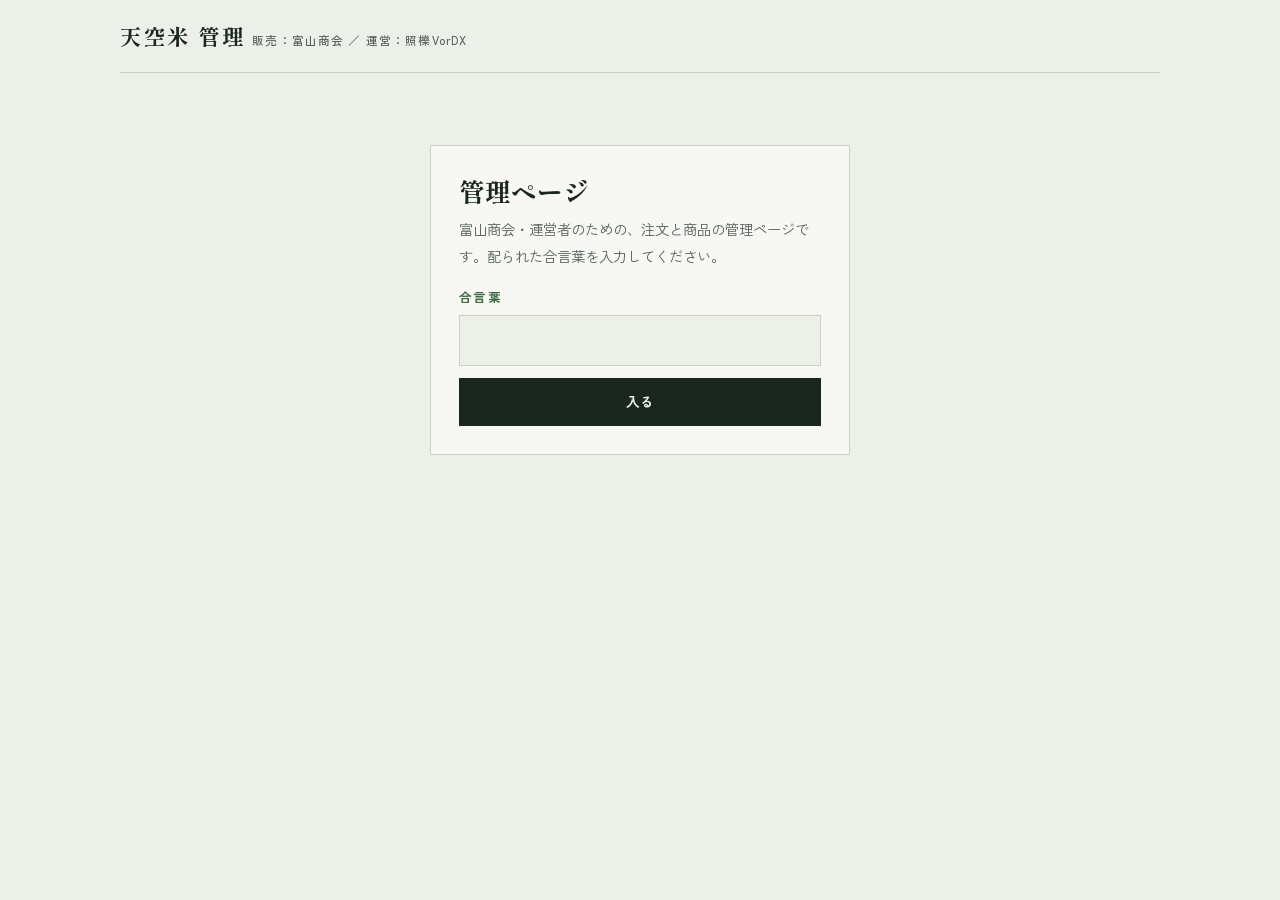
<file: kanri.html>
<!doctype html>
<html lang="ja">
<head>
<meta charset="utf-8">
<meta name="viewport" content="width=device-width, initial-scale=1, viewport-fit=cover">
<meta name="robots" content="noindex,nofollow">
<title>天空米 管理</title>
<link rel="preconnect" href="https://fonts.googleapis.com">
<link rel="preconnect" href="https://fonts.gstatic.com" crossorigin>
<link rel="stylesheet" href="https://fonts.googleapis.com/css2?family=Shippori+Mincho+B1:wght@600;800&family=Zen+Kaku+Gothic+New:wght@400;500;700&display=swap">
<link rel="stylesheet" href="style.css?v=20261109g">
<style>
.k-top{display:flex;justify-content:space-between;align-items:center;gap:12px;flex-wrap:wrap;padding-block:16px;border-bottom:1px solid var(--line)}
.k-top .brand small{margin-left:.6em}
.k-who{font-size:.85rem;color:var(--muted);display:flex;gap:12px;align-items:center}
.k-btn{font:inherit;font-size:.85rem;font-weight:700;border:1px solid var(--ink);background:transparent;color:var(--ink);padding:6px 12px;cursor:pointer}
.k-btn.solid{background:var(--ink);color:var(--bg)}
.k-btn.warn{border-color:#b03a2e;color:#b03a2e}
.k-btn:disabled{opacity:.5;cursor:not-allowed}
.login{max-width:420px;margin:72px auto;background:var(--surface);border:1px solid var(--line);padding:28px}
.login h1{font-size:1.6rem}
.login p{color:var(--muted);font-size:.9rem;margin-top:8px}
.login input{font:inherit;width:100%;padding:10px;border:1px solid var(--line);background:var(--bg);color:var(--ink);margin-top:16px}
.login .k-btn{width:100%;margin-top:12px;padding:10px}
.k-err{color:#b03a2e;font-size:.88rem;font-weight:700;margin-top:10px}
.tabs{display:flex;gap:4px;margin-top:20px;border-bottom:2px solid var(--ink);flex-wrap:wrap}
.tabs button{font:inherit;font-weight:700;border:0;background:transparent;color:var(--muted);padding:10px 16px;cursor:pointer;border-bottom:3px solid transparent;margin-bottom:-2px}
.tabs button[aria-selected="true"]{color:var(--ink);border-color:var(--gold)}
.panel{padding-block:20px 48px}
.bar{display:flex;gap:8px;flex-wrap:wrap;align-items:center;margin-bottom:14px}
.bar select,.bar input{font:inherit;font-size:.9rem;padding:6px 8px;border:1px solid var(--line);background:var(--bg);color:var(--ink)}
.chip{display:inline-block;font-size:.75rem;font-weight:700;padding:2px 10px;border-radius:999px;white-space:nowrap}
.st-pending{background:#f1e6c8;color:#7a5a12}.st-received{background:#dce7f3;color:#244c78}.st-paid{background:#d8ecd9;color:#2a6334}.st-shipped{background:#e4e4e4;color:#444}.st-canceled{background:#f3dcdc;color:#8a2a2a}
.ord{background:var(--surface);border:1px solid var(--line);padding:16px;margin-bottom:12px;display:grid;grid-template-columns:minmax(0,1.2fr) minmax(0,1fr) auto;gap:16px;align-items:start}
.ord h3{font-family:var(--f-body);font-size:1rem;display:flex;gap:8px;align-items:center;flex-wrap:wrap}
.ord .meta{font-size:.8rem;color:var(--muted);margin-top:4px}
.ord ul{margin:8px 0 0;padding-left:1.1em;font-size:.88rem}
.ord .tot{font-weight:700;margin-top:6px;font-variant-numeric:tabular-nums}
.ord .addr{font-size:.86rem;line-height:1.7;min-width:0;word-break:break-word}
.ord .acts{display:flex;flex-direction:column;gap:6px;min-width:150px}
.ord .acts input{font:inherit;font-size:.82rem;padding:5px 6px;border:1px solid var(--line);background:var(--bg);color:var(--ink)}
.ord.test{border-left:4px solid var(--gold)}
.ptable{width:100%;border-collapse:collapse;font-size:.9rem;min-width:640px}
.ptable th,.ptable td{border-bottom:1px solid var(--line);padding:8px;text-align:left;vertical-align:middle}
.ptable thead th{font-size:.75rem;color:var(--leaf);letter-spacing:.08em}
.ptable input[type=number]{font:inherit;width:110px;padding:5px;border:1px solid var(--line);background:var(--bg);color:var(--ink);text-align:right}
.news-add{display:flex;gap:8px;flex-wrap:wrap}
.news-add textarea{font:inherit;flex:1 1 320px;min-height:64px;padding:8px;border:1px solid var(--line);background:var(--bg);color:var(--ink)}
.nitem{display:flex;gap:12px;align-items:flex-start;justify-content:space-between;border-bottom:1px solid var(--line);padding:12px 0;flex-wrap:wrap}
.nitem p{flex:1 1 300px;min-width:0}
.nitem .d{font-size:.78rem;color:var(--muted)}
.nitem .b{display:flex;gap:6px;flex-wrap:wrap}
.kp{display:grid;grid-template-columns:repeat(4,minmax(0,1fr));border:1px solid var(--line);background:var(--surface);margin-bottom:16px}
.kp > div{padding:14px;border-right:1px solid var(--line);min-width:0}
.kp > div:last-child{border-right:0}
.kp b{display:block;font-size:1.3rem;font-variant-numeric:tabular-nums}
.toast{position:fixed;left:50%;bottom:calc(20px + env(safe-area-inset-bottom,0px));transform:translateX(-50%);background:var(--ink);color:var(--bg);padding:10px 18px;font-size:.9rem;font-weight:700;z-index:20}
.empty{color:var(--muted);font-size:.9rem;padding:16px 0}
@media (max-width:760px){ .ord{grid-template-columns:1fr} .kp{grid-template-columns:repeat(2,minmax(0,1fr))} .kp>div{border-bottom:1px solid var(--line)} }
</style>
</head>
<body>
<div class="wrap">
  <header class="k-top">
    <div class="brand">天空米 管理<small>販売：富山商会 ／ 運営：照櫟VorDX</small></div>
    <div class="k-who" id="who" hidden><span id="roleName"></span><button type="button" class="k-btn" id="logout">ログアウト</button></div>
  </header>

  <form class="login" id="login">
    <h1>管理ページ</h1>
    <p>富山商会・運営者のための、注文と商品の管理ページです。配られた合言葉を入力してください。</p>
    <label for="key" class="eyebrow" style="display:block;margin-top:16px">合言葉</label>
    <input id="key" type="password" autocomplete="current-password" required style="margin-top:6px">
    <button type="submit" class="k-btn solid">入る</button>
    <p class="k-err" id="loginErr" hidden></p>
  </form>

  <main id="app" hidden>
    <div class="tabs" role="tablist">
      <button type="button" role="tab" data-tab="orders" aria-selected="true">注文</button>
      <button type="button" role="tab" data-tab="products" aria-selected="false">商品</button>
      <button type="button" role="tab" data-tab="news" aria-selected="false">お知らせ</button>
      <button type="button" role="tab" data-tab="contacts" aria-selected="false">お問い合わせ</button>
      <button type="button" role="tab" data-tab="report" aria-selected="false">売上と手数料</button>
    </div>

    <section class="panel" data-panel="orders">
      <div class="bar">
        <label for="fStatus">表示</label>
        <select id="fStatus">
          <option value="todo">対応が必要なもの</option>
          <option value="">すべて</option>
          <option value="pending">カード支払い待ち</option>
          <option value="received">受付（入金待ち・代引き）</option>
          <option value="paid">支払い済み（発送待ち）</option>
          <option value="shipped">発送済み</option>
          <option value="canceled">キャンセル</option>
        </select>
        <button type="button" class="k-btn" id="reload">最新にする</button>
      </div>
      <div id="orders"></div>
    </section>

    <section class="panel" data-panel="products" hidden>
      <p class="fine" style="margin-bottom:12px">価格や売り切れを変えると、すぐにサイトの表示と、お客さんへの請求額に反映されます。</p>
      <div class="table-wrap"><table class="ptable"><thead><tr><th>商品</th><th>価格（円）</th><th>仮の価格</th><th>売り切れ</th><th>サイトに表示</th><th></th></tr></thead><tbody id="prows"></tbody></table></div>
    </section>

    <section class="panel" data-panel="news" hidden>
      <div class="news-add"><textarea id="newsBody" placeholder="例：令和8年産の新米、受付を始めました。" maxlength="300" aria-label="お知らせの本文"></textarea><button type="button" class="k-btn solid" id="newsAdd">お知らせを追加</button></div>
      <p class="fine" style="margin:8px 0 12px">公開中のお知らせのうち、新しい2件が天空米のページに表示されます。</p>
      <div id="newsList"></div>
    </section>

    <section class="panel" data-panel="contacts" hidden>
      <div class="bar"><label for="cShow">表示</label><select id="cShow"><option value="new">未対応</option><option value="">すべて</option><option value="done">対応済み</option></select></div>
      <div id="contactList"></div>
    </section>

    <section class="panel" data-panel="report" hidden>
      <div class="bar"><label for="rMonth">対象月</label><input type="month" id="rMonth"></div>
      <div class="kp">
        <div><span class="kl">注文数</span><b id="rCount">0件</b></div>
        <div><span class="kl">売上（お客さんの支払額）</span><b id="rTotal">0円</b></div>
        <div><span class="kl">運営手数料（5%）</span><b id="rFee" class="feeval">0円</b></div>
        <div><span class="kl">富山商会の受取額</span><b id="rSeller">0円</b></div>
      </div>
      <div class="table-wrap"><table class="ptable"><thead><tr><th>支払い方法</th><th>件数</th><th>売上</th><th>運営手数料</th><th>精算のしかた</th></tr></thead><tbody id="rrows"></tbody></table></div>
      <p class="fine" style="margin-top:12px">キャンセルとカード支払い待ちの注文は含みません。カード払いの手数料は決済のときに Stripe が自動で分けます。銀行振込・代金引換の手数料は、月末に運営者から富山商会へ請求します。</p>
    </section>
  </main>
</div>
<div class="toast" id="toast" hidden></div>

<script src="config.js?v=20261109g"></script>
<script>
(function(){
const API=(window.TENKU&&TENKU.api||'')+'/tenkumai-admin';
const yen=n=>(+n||0).toLocaleString('ja-JP')+'円';
const esc=s=>String(s??'').replace(/[&<>"']/g,c=>({'&':'&amp;','<':'&lt;','>':'&gt;','"':'&quot;',"'":'&#39;'}[c]));
const ST={pending:'カード支払い待ち',received:'受付（入金待ち・代引き）',paid:'支払い済み',shipped:'発送済み',canceled:'キャンセル'};
const PAY={card:'カード',bank:'銀行振込',cod:'代金引換'};
let KEY=''; try{ KEY=sessionStorage.getItem('tenku_key')||''; }catch(e){}
const $=id=>document.getElementById(id);
function toast(t){ const el=$('toast'); el.textContent=t; el.hidden=false; clearTimeout(toast.t); toast.t=setTimeout(()=>el.hidden=true,2400); }
async function call(action,data={}){
  const r=await fetch(API,{method:'POST',headers:{'Content-Type':'application/json','x-tenkumai-key':KEY},body:JSON.stringify({action,...data})});
  const j=await r.json().catch(()=>({error:'通信に失敗しました'}));
  if(r.status===401){ logout(); throw new Error(j.error||'合言葉が違います'); }
  if(!r.ok||j.error) throw new Error(j.error||'うまくいきませんでした');
  return j;
}
function logout(){ KEY=''; try{sessionStorage.removeItem('tenku_key')}catch(e){} $('app').hidden=true; $('who').hidden=true; $('login').hidden=false; }
$('logout').onclick=logout;
$('login').addEventListener('submit',async e=>{ e.preventDefault(); KEY=$('key').value.trim(); $('loginErr').hidden=true;
  try{ await start(); try{sessionStorage.setItem('tenku_key',KEY)}catch(e){} $('key').value=''; }
  catch(x){ $('loginErr').textContent=x.message; $('loginErr').hidden=false; } });
async function start(){
  const me=await call('me');
  $('roleName').textContent=me.role==='operator'?'運営者（照櫟VorDX）':'販売者（富山商会）';
  $('login').hidden=true; $('app').hidden=false; $('who').hidden=false;
  loadOrders();
}
document.querySelectorAll('.tabs button').forEach(b=>b.onclick=()=>{
  document.querySelectorAll('.tabs button').forEach(x=>x.setAttribute('aria-selected',String(x===b)));
  document.querySelectorAll('.panel').forEach(p=>p.hidden=p.dataset.panel!==b.dataset.tab);
  ({orders:loadOrders,products:loadProducts,news:loadNews,contacts:loadContacts,report:loadReport})[b.dataset.tab]();
});

/* ---- 注文 ---- */
async function loadOrders(){
  const box=$('orders'); box.innerHTML='<p class="empty">読み込んでいます…</p>';
  const f=$('fStatus').value;
  try{
    let {orders}=await call('orders',f&&f!=='todo'?{status:f}:{});
    if(f==='todo') orders=orders.filter(o=>['received','paid'].includes(o.status));
    if(!orders.length){ box.innerHTML='<p class="empty">該当する注文はありません。</p>'; return; }
    box.innerHTML=''; orders.forEach(o=>box.appendChild(orderCard(o)));
  }catch(x){ box.innerHTML='<p class="k-err">'+esc(x.message)+'</p>'; }
}
function orderCard(o){
  const c=o.customer||{}, d=new Date(o.created_at);
  const el=document.createElement('article'); el.className='ord'+(o.test?' test':'');
  el.innerHTML=`<div>
      <h3>${esc(o.order_no)} <span class="chip st-${o.status}">${ST[o.status]||o.status}</span>${o.test?'<span class="chip" style="background:var(--chip)">テスト</span>':''}</h3>
      <div class="meta">${d.toLocaleString('ja-JP')}・${PAY[o.pay_method]||o.pay_method}${o.shipped_at?'・発送 '+new Date(o.shipped_at).toLocaleDateString('ja-JP'):''}${o.tracking?'・伝票 '+esc(o.tracking):''}</div>
      <ul>${(o.items||[]).map(i=>`<li>${esc(i.name)} × ${i.q}</li>`).join('')}</ul>
      <div class="tot">お支払い ${yen(o.total)}${o.discount?`（わりびき −${yen(o.discount)}）`:''}</div>
    </div>
    <div class="addr"><b>${esc(c.name)}</b>（${esc(c.kana)}）様<br>〒${esc(c.zip)} ${esc(c.addr)}<br>電話 ${esc(c.tel)}<br>${esc(c.mail)}<br>配達希望：${esc(c.time||'指定なし')}${o.note?'<br>備考：'+esc(o.note):''}</div>
    <div class="acts"></div>`;
  const acts=el.querySelector('.acts');
  const btn=(label,cls,fn)=>{ const b=document.createElement('button'); b.type='button'; b.className='k-btn '+(cls||''); b.textContent=label; b.onclick=fn; acts.appendChild(b); return b; };
  const upd=async(status,extra={})=>{ try{ await call('order_update',{order_no:o.order_no,status,...extra}); toast('「'+ST[status]+'」にしました'); loadOrders(); }catch(x){ toast(x.message); } };
  if(o.status==='received'&&o.pay_method==='bank') btn('入金を確認した','',()=>upd('paid'));
  if(o.status==='paid'||(o.status==='received'&&o.pay_method==='cod')){
    const t=document.createElement('input'); t.placeholder='伝票番号（任意）'; t.setAttribute('aria-label','伝票番号'); acts.appendChild(t);
    btn('発送済みにする','solid',()=>upd('shipped',{tracking:t.value.trim()}));
  }
  if(['pending','received','paid'].includes(o.status)){
    let armed=false; const b=btn('キャンセル','warn',()=>{ if(!armed){ armed=true; b.textContent='もう一度押すと取り消します'; setTimeout(()=>{armed=false;b.textContent='キャンセル';},3000); return; } upd('canceled'); });
  }
  if(!acts.children.length) acts.innerHTML='<span class="fine">対応は完了しています</span>';
  return el;
}
$('fStatus').onchange=loadOrders; $('reload').onclick=loadOrders;

/* ---- 商品 ---- */
async function loadProducts(){
  const tb=$('prows'); tb.innerHTML='<tr><td colspan="6">読み込んでいます…</td></tr>';
  try{
    const {products}=await call('products'); tb.innerHTML='';
    products.forEach(p=>{ const tr=document.createElement('tr');
      tr.innerHTML=`<td>${esc(p.name)}</td><td><input type="number" min="1" step="1" value="${p.price}" aria-label="${esc(p.name)}の価格"></td>
        <td><input type="checkbox" ${p.tentative?'checked':''} aria-label="仮の価格"></td><td><input type="checkbox" ${p.sold_out?'checked':''} aria-label="売り切れ"></td>
        <td><input type="checkbox" ${p.active?'checked':''} aria-label="サイトに表示"></td><td><button type="button" class="k-btn">保存</button></td>`;
      const [price,tent,sold,act]=tr.querySelectorAll('input');
      tr.querySelector('button').onclick=async()=>{ try{ await call('product_update',{sku:p.sku,price:+price.value,tentative:tent.checked,sold_out:sold.checked,active:act.checked}); toast('保存しました'); }catch(x){ toast(x.message); } };
      tb.appendChild(tr); });
  }catch(x){ tb.innerHTML='<tr><td colspan="6" class="k-err">'+esc(x.message)+'</td></tr>'; }
}

/* ---- お知らせ ---- */
async function loadNews(){
  const box=$('newsList'); box.innerHTML='<p class="empty">読み込んでいます…</p>';
  try{
    const {news}=await call('news'); box.innerHTML='';
    if(!news.length){ box.innerHTML='<p class="empty">お知らせはまだありません。</p>'; return; }
    news.forEach(n=>{ const el=document.createElement('div'); el.className='nitem';
      el.innerHTML=`<p>${esc(n.body)}<br><span class="d">${new Date(n.created_at).toLocaleDateString('ja-JP')}・${n.published?'公開中':'非公開'}</span></p><div class="b"></div>`;
      const b=el.querySelector('.b');
      const t=document.createElement('button'); t.type='button'; t.className='k-btn'; t.textContent=n.published?'非公開にする':'公開する';
      t.onclick=async()=>{ try{ await call('news_update',{id:n.id,published:!n.published}); loadNews(); }catch(x){ toast(x.message); } };
      const d=document.createElement('button'); d.type='button'; d.className='k-btn warn'; d.textContent='削除'; let armed=false;
      d.onclick=async()=>{ if(!armed){ armed=true; d.textContent='もう一度押すと削除'; setTimeout(()=>{armed=false;d.textContent='削除';},3000); return; }
        try{ await call('news_delete',{id:n.id}); toast('削除しました'); loadNews(); }catch(x){ toast(x.message); } };
      b.append(t,d); box.appendChild(el); });
  }catch(x){ box.innerHTML='<p class="k-err">'+esc(x.message)+'</p>'; }
}
$('newsAdd').onclick=async()=>{ const v=$('newsBody').value.trim(); if(!v){ toast('本文を入力してください'); return; }
  try{ await call('news_add',{body:v}); $('newsBody').value=''; toast('追加しました'); loadNews(); }catch(x){ toast(x.message); } };

/* ---- お問い合わせ ---- */
async function loadContacts(){
  const box=$('contactList'); box.innerHTML='<p class="empty">読み込んでいます…</p>';
  try{
    let {contacts}=await call('contacts'); const f=$('cShow').value; if(f) contacts=contacts.filter(c=>c.status===f);
    if(!contacts.length){ box.innerHTML='<p class="empty">該当するお問い合わせはありません。</p>'; return; }
    box.innerHTML='';
    contacts.forEach(c=>{ const el=document.createElement('article'); el.className='ord';
      el.innerHTML=`<div><h3>${esc(c.kind)} <span class="chip ${c.status==='done'?'st-shipped':'st-received'}">${c.status==='done'?'対応済み':'未対応'}</span></h3>
        <div class="meta">${new Date(c.created_at).toLocaleString('ja-JP')}</div><p style="margin-top:8px;white-space:pre-wrap;font-size:.9rem">${esc(c.body)}</p></div>
        <div class="addr"><b>${esc(c.name)}</b> 様<br>${esc(c.mail)}${c.tel?'<br>電話 '+esc(c.tel):''}</div><div class="acts"></div>`;
      const b=document.createElement('button'); b.type='button'; b.className='k-btn '+(c.status==='done'?'':'solid'); b.textContent=c.status==='done'?'未対応に戻す':'対応済みにする';
      b.onclick=async()=>{ try{ await call('contact_update',{id:c.id,status:c.status==='done'?'new':'done'}); toast('更新しました'); loadContacts(); }catch(x){ toast(x.message); } };
      el.querySelector('.acts').appendChild(b); box.appendChild(el); });
  }catch(x){ box.innerHTML='<p class="k-err">'+esc(x.message)+'</p>'; }
}
$('cShow').onchange=loadContacts;

/* ---- 売上と手数料 ---- */
const now=new Date(); $('rMonth').value=now.getFullYear()+'-'+String(now.getMonth()+1).padStart(2,'0');
$('rMonth').onchange=loadReport;
async function loadReport(){
  try{
    const {orders}=await call('orders',{month:$('rMonth').value});
    const ok=orders.filter(o=>['received','paid','shipped'].includes(o.status));
    const sum=(l,k)=>l.reduce((a,o)=>a+(+o[k]||0),0);
    $('rCount').textContent=ok.length+'件'; $('rTotal').textContent=yen(sum(ok,'total'));
    $('rFee').textContent=yen(sum(ok,'platform_fee')); $('rSeller').textContent=yen(sum(ok,'seller_amount'));
    $('rrows').innerHTML=['card','bank','cod'].map(p=>{ const l=ok.filter(o=>o.pay_method===p);
      return `<tr><td>${PAY[p]}</td><td>${l.length}件</td><td>${yen(sum(l,'total'))}</td><td class="feeval">${yen(sum(l,'platform_fee'))}</td><td>${p==='card'?'決済時に自動で分配':'月末に請求'}</td></tr>`; }).join('');
  }catch(x){ toast(x.message); }
}

if(KEY) start().catch(()=>logout());
})();
</script>
</body>
</html>
</file>
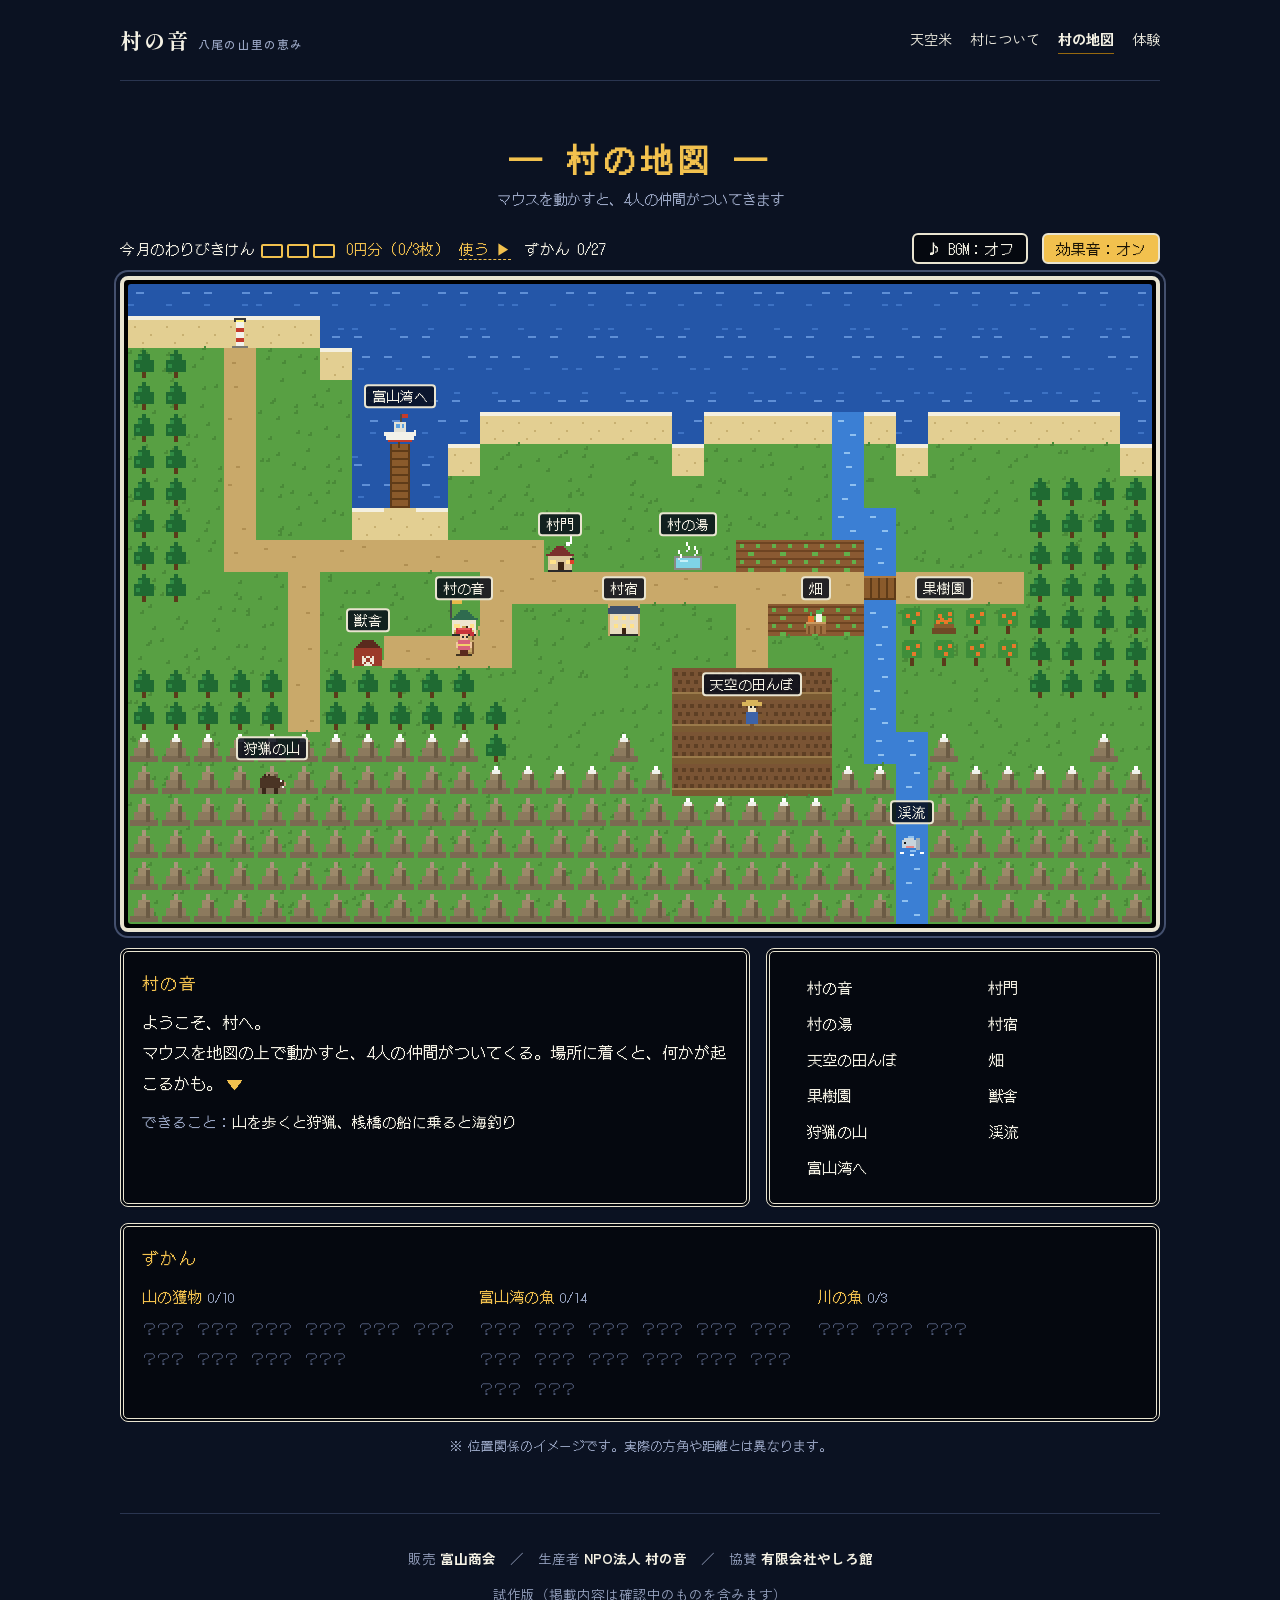
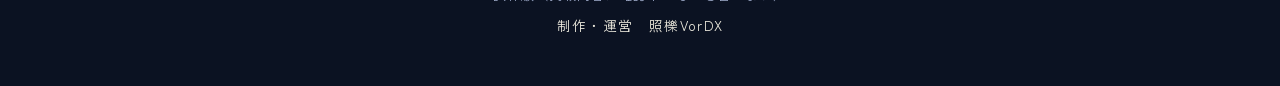
<file: map.html>
<!doctype html>
<html lang="ja">
<head>
<meta charset="utf-8">
<meta name="robots" content="noindex,nofollow">
<meta name="viewport" content="width=device-width, initial-scale=1, viewport-fit=cover">
<title>村の地図</title>
<meta name="claude:viewport-fit-sides" content="cover">
<link rel="preconnect" href="https://fonts.googleapis.com">
<link rel="preconnect" href="https://fonts.gstatic.com" crossorigin>
<link rel="stylesheet" href="https://fonts.googleapis.com/css2?family=DotGothic16&family=Shippori+Mincho+B1:wght@600;800&family=Zen+Kaku+Gothic+New:wght@400;500;700&display=swap">
<link rel="stylesheet" href="style.css?v=20261109g">
</head>
<body class="page-map">
<div class="wrap">
  <header class="top">
    <div class="brand"><a href="index.html">村の音<small>八尾の山里の恵み</small></a></div>
    <nav aria-label="サイト内"><a href="index.html">天空米</a><a href="about.html">村について</a><a href="map.html" aria-current="page">村の地図</a><a href="activity.html">体験</a></nav>
  </header>
</div>
<section class="map-sec" id="map" style="border-top:0" aria-labelledby="map-title">
  <div class="wrap">
    <h2 class="map-title" id="map-title">― 村の地図 ―</h2>
    <p class="map-sub">マウスを動かすと、4人の仲間がついてきます</p>

    <div class="hud">
      <div class="grp">
        <span>今月のわりびきけん<span class="tickets" id="tickets"><i></i><i></i><i></i></span> <b class="cval" id="cval">0円分</b><a class="hudlink" href="index.html">使う ▶</a></span>
        <span id="zcount">ずかん 0/23</span>
      </div>
      <span class="grp"><button type="button" id="bgm" aria-pressed="false">♪ BGM：オフ</button><button type="button" id="se" aria-pressed="true">効果音：オン</button></span>
    </div>

    <div class="frame">
      <div class="stage" id="stage" tabindex="0" aria-label="村の地図。マウスや矢印キーで仲間を動かせます">
        <canvas id="mapcv" width="512" height="320" role="img" aria-label="天空米の田んぼ、温泉、宿、居酒屋、果樹園、狩猟の山、渓流、船の桟橋を描いたドット絵の地図"></canvas>
      </div>
    </div>

    <div class="msg-row">
      <div class="win" id="msgwin" aria-live="polite">
        <div class="who" id="who">村の音</div>
        <div class="text"><span id="text"></span><span class="caret" aria-hidden="true">▼</span></div>
        <div class="acts" id="acts"></div>
      </div>
      <div class="win" style="padding:6px">
        <ul class="cmd" id="cmd"></ul>
      </div>
      <div class="win zukan">
        <div class="who">ずかん</div>
        <div class="cols" id="zukan"></div>
      </div>
    </div>
    <p class="map-foot">※ 位置関係のイメージです。実際の方角や距離とは異なります。</p>
  </div>
</section>
<div class="wrap">
  <footer>
    <div>販売 <b>富山商会</b>　／　生産者 <b>NPO法人 村の音</b>　／　協賛 <b>有限会社やしろ館</b></div>
    <div class="foot-r">試作版（掲載内容は確認中のものを含みます）<span class="credit">制作・運営　<a href="kanri.html">照櫟VorDX</a></span></div>
  </footer>
</div>
<script>
(function(){
const W=32,H=20,T=16;
const cv=document.getElementById('mapcv'), ctx=cv.getContext('2d');
const bg=document.createElement('canvas'); bg.width=512; bg.height=320; const bctx=bg.getContext('2d');
let g=ctx;
function P(x,y,w,h,c){g.fillStyle=c;g.fillRect(x,y,w,h)}
const reduce=window.matchMedia('(prefers-reduced-motion: reduce)').matches;
const store={get(k,d){try{const v=localStorage.getItem('mura_'+k);return v===null?d:JSON.parse(v)}catch(e){return d}},
             set(k,v){try{localStorage.setItem('mura_'+k,JSON.stringify(v))}catch(e){}}};

let coupons=Math.min(3,store.get('coupons',0));
const YM=(d=>d.getFullYear()+'-'+(d.getMonth()+1))(new Date());
if(store.get('cmonth','')!==YM){ coupons=0; store.set('coupons',0); store.set('cmonth',YM); }
let caught=store.get('caught',{mt:{},sea:{},river:{}});
let tanboN=store.get('tanboN',0);

const PLACES=[
 {id:'oto',name:'村の音',x:10,y:10,kind:'hall',text:'村をつなぐNPO法人。体験の受付や仲間づくりを担い、天空米をつくっている。',acts:['体験の予約・相談','里山の仲間（会員）になる']},
 {id:'muramon',name:'村門',x:13,y:8,kind:'tavern',text:'居酒屋と音楽の家。夜になると村の人が集まり、田んぼと山の恵みが料理になる。',acts:['地元の食材の料理','ライブ・音楽の夜']},
 {id:'yu',name:'村の湯',x:17,y:8,kind:'onsen',text:'地元の温泉。田植えや草刈りのあとは、ここで体をほぐす。',acts:['農作業のあとの湯']},
 {id:'yado',name:'村宿',x:15,y:10,kind:'inn',text:'村に泊まるための宿。朝は田んぼの見回りから一日が始まる。',acts:['体験つきの宿泊']},
 {id:'tanbo',name:'天空の田んぼ',x:19,y:13,kind:'scarecrow',acts:['昔ながらの天空米づくり','農業ロボットの体験']},
 {id:'hatake',name:'畑',x:21,y:10,kind:'veg',text:'季節の野菜を育てる畑。とれた野菜は村門の料理になる。',acts:['収穫体験']},
 {id:'kaju',name:'果樹園',x:25,y:10,kind:'fruit',text:'実りの季節には、枝いっぱいに果実がなる。',acts:['収穫体験']},
 {id:'jusha',name:'獣舎',x:7,y:11,kind:'barn',text:'山の生きものと向き合う拠点。',acts:['見学']},
 {id:'shuryo',name:'狩猟の山',x:4,y:15,kind:'boar',acts:['狩猟体験（猟師に同行）']},
 {id:'keiryu',name:'渓流',x:24,y:17,kind:'fish',r:19,acts:['渓流釣り']},
 {id:'himi',name:'富山湾へ',x:8,y:4,kind:'boat',r:14,acts:['富山湾で海釣り']}
];
const STAGES=[
 ['田起こし','春。冬のあいだ眠っていた土を、くわで起こす。かたい土が、少しずつやわらかくなっていく。'],
 ['代掻き','田んぼに用水の1番水を張り、土と水をかきまぜる。田んぼが鏡のように平らになった。'],
 ['田植え','苗を一本ずつ、手で植えていく。腰は痛いが、水面に緑の列がならんだ。'],
 ['草刈り','夏。除草剤は使わない。あぜの草を刈り、田の中の草は手で取る。'],
 ['実り','秋。山の水で育った稲が、金色に頭を垂れている。'],
 ['稲刈り','鎌で刈り取り、はさがけで干す。もうすぐ天空米のできあがり！']
];
const GAME=[['イノシシ',3],['ニホンジカ',3],['キジ（オス）',2],['ヤマドリ（オス）',1],['ノウサギ',2],['マガモ',2],['カルガモ',2],['タヌキ',1],['ハクビシン',1],['キジバト',2]];
const SEA=[['アジ',4],['カワハギ',3],['マダイ',2],['クロダイ',2],['アオリイカ',2],['シロエビ',2],['タチウオ',2],['フクラギ',2],['タラ',2],['オイボ',2],['ヒラメ',1],['ノドグロ',1],['アラ',1],['ブリ',1]];
const RIVER=[['イワナ',3],['ヤマメ',3],['カジカ',1]];
const TOTAL=GAME.length+SEA.length+RIVER.length;

/* ---- terrain ---- */
function coast(x){ if(x<=5) return 1; if(x===6) return 2; if(x>=7&&x<=9) return 7; if(x===10) return 5; return 4+((x%7===3)?1:0); }
function mtnTop(x){ if(x>=17&&x<=21) return 16; if(x<10) return 14; return 15+(x%5===0?-1:0); }
const river=new Set(), roads=new Set();
for(let y=4;y<H;y++){ const rx=y>=15?24:(y>=8?23:22); river.add(rx+','+y); }
river.add('23,7'); river.add('24,14');
function H_(y,a,b){for(let x=a;x<=b;x++)roads.add(x+','+y)}
function V_(x,a,b){for(let y=a;y<=b;y++)roads.add(x+','+y)}
V_(3,2,8); H_(8,3,12); V_(12,8,9); H_(9,12,27); V_(15,9,10); V_(11,9,11); H_(11,8,11); V_(19,9,11); V_(5,9,13);
function tile(x,y){
  const k=x+','+y;
  if(x===8&&(y===5||y===6)) return 'k';
  if(y<coast(x) && !river.has(k)) return '~';
  if(river.has(k)) return roads.has(k)?'b':'r';
  if(y===coast(x)) return 's';
  if(roads.has(k)) return '=';
  if(x>=17&&x<=21&&y>=12&&y<=15) return 'p';
  if(x>=24&&x<=27&&y>=9&&y<=11) return 'o';
  if(x>=19&&x<=22&&(y===8||y===10)) return 'f';
  const mt=mtnTop(x);
  if(y>=mt) return '^';
  if(x<=1&&y<=9) return 'T';
  if(x<12&&y>=mt-2) return 'T';
  if(x>=28&&y>=6&&y<=12) return 'T';
  return '.';
}
const MAP=[]; for(let y=0;y<H;y++){MAP[y]=[];for(let x=0;x<W;x++)MAP[y][x]=tile(x,y)}
function walkable(x,y){ if(x<0||y<0||x>=W||y>=H) return false; const c=MAP[y][x];
  if(mode==='boat') return c==='~';
  if(c==='r') return false; if(c==='~') return x===MOOR[0]&&y===MOOR[1]; return true; }
function rnd(x,y,s){ const v=Math.sin(x*12.9898+y*78.233+s*37.719)*43758.5453; return v-Math.floor(v); }

function grass(ox,oy,x,y){ P(ox,oy,T,T,'#58a043'); for(let i=0;i<3;i++){ const a=Math.floor(rnd(x,y,i)*14), b=Math.floor(rnd(x,y,i+5)*14); P(ox+a,oy+b,2,1,'#4a8a38'); P(ox+a+1,oy+b-1,1,1,'#4a8a38'); } }
function paddy(ox,oy,x,y,s){
  if(s===0){ P(ox,oy,T,T,'#7a5434'); for(let r=0;r<3;r++)for(let i=0;i<4;i++)P(ox+1+i*4+(r%2)*2,oy+2+r*4,2,2,'#5e3f24'); }
  else if(s===1){ P(ox,oy,T,T,'#7d6a50'); P(ox+2,oy+3,6,1,'#a8977a'); P(ox+8,oy+8,5,1,'#a8977a'); P(ox+3,oy+10,3,1,'#9a8a6a'); }
  else if(s===2){ P(ox,oy,T,T,'#6aa8b8'); for(let i=0;i<5;i++){ P(ox+1+i*3,oy+3,1,2,'#7cc05a'); P(ox+2+i*3,oy+8,1,2,'#7cc05a'); } }
  else if(s===3){ P(ox,oy,T,T,'#5a9aa8'); for(let i=0;i<5;i++){ P(ox+1+i*3,oy+1,1,5,'#3f9a3a'); P(ox+2+i*3,oy+6,1,5,'#3f9a3a'); P(ox+i*3,oy+3,1,1,'#58b04a'); } }
  else if(s===4){ P(ox,oy,T,T,'#8c8a3a'); for(let i=0;i<5;i++){ P(ox+1+i*3,oy+2,1,4,'#6a8a2a'); P(ox+1+i*3,oy+2,2,2,'#e8c450'); P(ox+2+i*3,oy+7,1,4,'#6a8a2a'); P(ox+2+i*3,oy+7,2,2,'#e8c450'); } }
  else { P(ox,oy,T,T,'#8a7a52'); for(let i=0;i<5;i++){ P(ox+1+i*3,oy+4,1,1,'#c8b070'); P(ox+2+i*3,oy+9,1,1,'#c8b070'); }
    if((x+y)%2===0){ P(ox+2,oy+2,1,10,'#5f3b18'); P(ox+13,oy+2,1,10,'#5f3b18'); P(ox+1,oy+4,14,4,'#d9b450'); for(let i=0;i<7;i++)P(ox+2+i*2,oy+8,1,2,'#c49a3a'); } }
  P(ox,oy+13,T,3,'#7a5a32'); P(ox,oy+12,T,1,'#9a7a4a');
}
function drawTile(x,y,t,st){
  const ox=x*T, oy=y*T, c=MAP[y][x];
  if(c==='~'||c==='k'){ P(ox,oy,T,T,'#2456a8'); const s=(t+x+y)%4; P(ox+((s*4+x*3)%12),oy+4+(y%2)*6,4,1,'#5f8fd6'); P(ox+((s*3+9)%12),oy+10-(y%2)*4,3,1,'#3d72c4');
    if(c==='k'){ P(ox+4,oy,8,T,'#8a5a2b'); for(let i=0;i<4;i++)P(ox+4,oy+i*4+3,8,1,'#5f3b18'); P(ox+3,oy,1,T,'#5f3b18'); P(ox+12,oy,1,T,'#5f3b18'); } return; }
  if(c==='s'){ P(ox,oy,T,T,'#e3cf92'); P(ox+3,oy+5,1,1,'#c8b070'); P(ox+11,oy+9,1,1,'#c8b070'); P(ox+7,oy+13,1,1,'#c8b070'); if(y>0&&MAP[y-1][x]==='~'){P(ox,oy,T,2,'#f4f0e0')} return; }
  if(c==='r'||c==='b'){ P(ox,oy,T,T,'#3b7fd4'); const s=(t+y)%3; P(ox+3+s*3,oy+4,3,1,'#8fc0f0'); P(ox+9-s*2,oy+11,3,1,'#8fc0f0');
    if(c==='b'){ P(ox,oy+2,T,12,'#8a5a2b'); for(let i=0;i<4;i++)P(ox+i*4+3,oy+2,1,12,'#5f3b18'); P(ox,oy+2,T,1,'#b07a40'); P(ox,oy+13,T,1,'#5f3b18'); } return; }
  if(c==='='){ P(ox,oy,T,T,'#c9a96a'); P(ox+2+Math.floor(rnd(x,y,1)*10),oy+3+Math.floor(rnd(x,y,2)*10),2,1,'#b08f52'); return; }
  if(c==='p'){ paddy(ox,oy,x,y,st); return; }
  if(c==='f'){ P(ox,oy,T,T,'#8a5a32'); for(let i=0;i<4;i++){ P(ox,oy+i*4+1,T,1,'#6e4422'); P(ox+2+(i%2)*4,oy+i*4+2,2,2,'#62b04a'); P(ox+10-(i%2)*3,oy+i*4+2,2,2,'#62b04a'); } return; }
  grass(ox,oy,x,y);
  if(c==='T'){ P(ox+7,oy+11,2,4,'#5a3a1a'); P(ox+3,oy+6,10,6,'#1f6a32'); P(ox+5,oy+3,6,4,'#1f6a32'); P(ox+7,oy+1,2,2,'#1f6a32'); P(ox+5,oy+4,2,2,'#2f8a44'); P(ox+4,oy+8,2,2,'#2f8a44'); }
  if(c==='o'){ P(ox+7,oy+10,2,5,'#5a3a1a'); P(ox+3,oy+3,10,8,'#3f8e3a'); P(ox+4,oy+2,8,1,'#3f8e3a'); P(ox+5,oy+5,2,2,'#e8792a'); P(ox+10,oy+4,2,2,'#e8792a'); P(ox+8,oy+8,2,2,'#e8792a'); }
  if(c==='^'){ const top=y===mtnTop(x);
    P(ox+1,oy+12,14,3,'#7b6a52'); P(ox+3,oy+8,10,4,'#8c7a5e'); P(ox+5,oy+4,6,4,'#9c896a'); P(ox+7,oy+1,2,3,'#a8957a');
    P(ox+9,oy+5,2,8,'#6b5b44'); if(top){ P(ox+6,oy+3,4,2,'#f1f1ea'); P(ox+7,oy+1,2,2,'#ffffff'); } }
}
let tick=0;
function visStage(){ return tanboN>0 ? (tanboN-1)%6 : 0; }
function renderBG(){ g=bctx; const st=visStage(); for(let y=0;y<H;y++)for(let x=0;x<W;x++)drawTile(x,y,tick,st); g=ctx; }

/* ---- place sprites ---- */
function house(ox,oy,roof,wall){ for(let i=0;i<5;i++) P(ox+6-i,oy+3+i,4+2*i,1,roof); P(ox+1,oy+7,14,1,roof);
  P(ox+2,oy+8,12,7,wall); P(ox+7,oy+11,3,4,'#3b2414'); P(ox+3,oy+10,3,2,'#ffe28a'); P(ox+11,oy+10,2,2,'#ffe28a'); P(ox+2,oy+15,12,1,'#2a2a2a'); }
function sprite(p,t){
  const ox=Math.round(p.x*T), oy=Math.round(p.y*T);
  switch(p.kind){
    case 'tavern': house(ox,oy,'#7a2e2e','#d9c39a'); P(ox+13,oy+9,2,3,'#e0412b'); P(ox+13,oy+9,2,1,'#2a2a2a');
      P(ox+13,oy-4+(t%2),1,5,'#ffffff'); P(ox+11,oy+(t%2),2,2,'#ffffff'); P(ox+13,oy-4+(t%2),3,1,'#ffffff'); break;
    case 'hall': house(ox,oy,'#2f6b4f','#efe6cf'); P(ox+1,oy-3,1,10,'#4a4a4a'); P(ox+2,oy-3,5,3,(t%2)?'#e8b84a':'#d9a83a'); break;
    case 'inn': P(ox,oy+2,16,3,'#3d4f6b'); P(ox+1,oy+1,14,1,'#3d4f6b'); P(ox+1,oy+5,14,10,'#e8dcc0');
      for(let r=0;r<2;r++)for(let c=0;c<3;c++)P(ox+3+c*4,oy+6+r*4,2,2,'#ffe28a'); P(ox+7,oy+12,2,3,'#3b2414'); P(ox+1,oy+15,14,1,'#2a2a2a'); break;
    case 'onsen': P(ox+1,oy+8,14,7,'#8a8a86'); P(ox+2,oy+9,12,5,'#7fd3e6'); P(ox+4,oy+10,4,1,'#c4f0f8');
      for(let i=0;i<3;i++){ const yy=oy+((t+i*2)%6); P(ox+3+i*4,yy,1,2,'#ffffff'); P(ox+4+i*4,yy+2,1,2,'#ffffff'); P(ox+3+i*4,yy+4,1,1,'#dfe9ef'); } break;
    case 'scarecrow': P(ox+7,oy+3,2,12,'#7a5530'); P(ox+2,oy+7,12,2,'#7a5530'); P(ox+5,oy+6,6,6,'#3d63a8'); P(ox+6,oy+2,4,4,'#f2e3c0');
      P(ox+3,oy+1,10,2,'#d9b45a'); P(ox+5,oy,6,1,'#d9b45a'); P(ox+7,oy+3,1,1,'#222'); P(ox+9,oy+3,1,1,'#222'); break;
    case 'veg': P(ox+3,oy+9,10,6,'#a07040'); P(ox+3,oy+9,10,1,'#c99a60'); for(let i=0;i<3;i++)P(ox+4+i*3,oy+11,1,4,'#7a5028');
      P(ox+4,oy+6,3,3,'#e8762a'); P(ox+8,oy+5,3,4,'#f2f2e6'); P(ox+8,oy+3,3,2,'#4caf50'); P(ox+5,oy+4,1,2,'#4caf50'); P(ox+11,oy+6,2,3,'#8bc34a'); break;
    case 'fruit': P(ox+2,oy+12,12,3,'#6e4a26'); P(ox+3,oy+10,10,2,'#8a5c2e'); for(let i=0;i<4;i++)P(ox+4+i*2,oy+8-(i%2),2,2,'#e8792a'); P(ox+5,oy+7,1,1,'#3f8e3a'); break;
    case 'barn': for(let i=0;i<4;i++)P(ox+5-i,oy+2+i,6+2*i,1,'#5a2a1e'); P(ox+1,oy+6,14,9,'#9b3a2a'); P(ox+5,oy+9,6,6,'#efe6d6'); P(ox+5,oy+9,6,1,'#9b3a2a');
      for(let i=0;i<6;i++){P(ox+5+i,oy+9+i,1,1,'#9b3a2a');P(ox+10-i,oy+9+i,1,1,'#9b3a2a')} P(ox,oy+12,1,4,'#c9a96a'); P(ox+15,oy+12,1,4,'#c9a96a'); break;
    case 'boar': P(ox+2,oy+7,10,5,'#4a3424'); P(ox+3,oy+6,7,1,'#4a3424'); P(ox+11,oy+8,3,3,'#4a3424'); P(ox+14,oy+9,1,2,'#c99a7a');
      P(ox+12,oy+8,1,1,'#f2f2f2'); P(ox+13,oy+11,1,1,'#f2f2f2'); P(ox+3,oy+12,2,3,'#3a281a'); P(ox+9,oy+12,2,3,'#3a281a'); P(ox+4,oy+5,1,2,'#3a281a'); P(ox+6,oy+5,1,1,'#3a281a'); break;
    case 'fish': { const j=(t%4<2)?0:-2; P(ox+3,oy+6+j,7,4,'#c8d4dc'); P(ox+4,oy+5+j,5,1,'#c8d4dc'); P(ox+10,oy+5+j,2,6,'#9fb0bc'); P(ox+4,oy+7+j,1,1,'#1a1a1a'); P(ox+5,oy+9+j,4,1,'#e88a8a');
      P(ox+2,oy+12,2,1,'#ffffff'); P(ox+12,oy+12,2,1,'#ffffff'); P(ox+7,oy+13,2,1,'#dbefff'); break; }
    case 'boat': { const b=(t%2), dir=boatDir;
      if(boatMoving){ P(dir>0?ox-4-b:ox+17+b,oy+12,3,1,'#cfe6ff'); P(dir>0?ox-8:ox+21,oy+13,2,1,'#9cc4f0'); }
      else if(mode==='land'){ P(ox+7,oy+13+b,1,4,'#5f3b18'); }
      P(ox+1,oy+9+b,14,4,'#f2f2ea'); P(ox+2,oy+13+b,12,1,'#c43b2c'); P(ox,oy+9+b,1,2,'#f2f2ea'); P(ox+15,oy+8+b,1,3,'#f2f2ea');
      P(ox+5,oy+4+b,6,5,'#e2e2d8'); P(ox+6,oy+5+b,2,2,'#5aa0e0'); P(ox+9,oy+5+b,1,2,'#5aa0e0'); P(ox+8,oy+b,1,4,'#4a4a4a'); P(ox+9,oy+b,3,2,'#c43b2c');
      if(mode==='boat'){ const R=[[12,'#d8bc6a','#2c4a8a']];
        R.forEach(([dx,hc,bc],k)=>{ const yy=oy+5+b-((walk>>3)+k)%2*(boatMoving?1:0); P(ox+dx,yy,2,1,hc); P(ox+dx,yy+1,2,2,'#f1c7a0'); P(ox+dx,yy+3,2,1,bc); }); }
      break; }
  }
}
function lighthouse(t){ const ox=3*T, oy=1*T; P(ox+6,oy+3,4,12,'#f2f2ea'); P(ox+6,oy+6,4,2,'#c43b2c'); P(ox+6,oy+11,4,2,'#c43b2c'); P(ox+5,oy+1,6,2,'#3a3a3a'); P(ox+6,oy+2,4,1,(t%2)?'#fff27a':'#d9c04a'); P(ox+4,oy+15,8,1,'#7a7a72'); }

/* ---- party: 旅人・猟師・漁師・村娘 ---- */
function face(ox,oy){ P(ox+6,oy+5,4,3,'#f1c7a0'); P(ox+7,oy+6,1,1,'#2a2a2a'); P(ox+9,oy+6,1,1,'#2a2a2a'); }
function legs(ox,oy,f,c){ P(ox+5+(f?0:1),oy+13,2,3,c); P(ox+9-(f?0:1),oy+13,2,3,c); }
function member(i,x,y,f){
  const ox=Math.round(x-8), oy=Math.round(y-14);
  P(ox+4,oy+15,8,1,'rgba(0,0,0,.25)');
  if(i===0){ P(ox+3,oy+3,10,2,'#d8bc6a'); P(ox+5,oy+2,6,1,'#d8bc6a'); P(ox+7,oy+1,2,1,'#c9a95a'); P(ox+3,oy+4,10,1,'#a8883a'); face(ox,oy);
    P(ox+5,oy+8,6,5,'#2c4a8a'); P(ox+4,oy+9,1,3,'#f1c7a0'); P(ox+11,oy+9,1,3,'#f1c7a0'); P(ox+5,oy+10,6,1,'#e8d4a0'); legs(ox,oy,f,'#3a2a1a'); }
  else if(i===1){ P(ox+5,oy+2,6,3,'#e8762a'); P(ox+4,oy+4,8,1,'#c55a1a'); face(ox,oy);
    P(ox+5,oy+8,6,5,'#3d5a2a'); P(ox+5,oy+8,2,5,'#e8762a'); P(ox+9,oy+8,2,5,'#e8762a'); P(ox+12,oy+4,1,11,'#7a5530'); P(ox+11,oy+9,1,2,'#f1c7a0'); legs(ox,oy,f,'#2f3f22'); }
  else if(i===2){ P(ox+5,oy+2,6,3,'#222'); P(ox+5,oy+4,6,1,'#ffffff'); P(ox+10,oy+3,2,1,'#ffffff'); face(ox,oy);
    P(ox+5,oy+8,6,5,'#24324f'); P(ox+11,oy+9,1,2,'#f1c7a0'); P(ox+12,oy+8,1,1,'#c9a96a'); P(ox+13,oy+6,1,2,'#c9a96a'); P(ox+14,oy+3,1,3,'#c9a96a'); P(ox+15,oy+1,1,2,'#c9a96a'); legs(ox,oy,f,'#e3c23a'); }
  else { P(ox+4,oy+2,8,3,'#c8323a'); P(ox+5,oy+2,6,1,'#e85a5a'); P(ox+11,oy+4,2,2,'#c8323a'); face(ox,oy);
    P(ox+5,oy+8,6,5,'#d9637a'); P(ox+5,oy+10,6,1,'#f2d06a'); P(ox+4,oy+9,1,2,'#f1c7a0'); P(ox+11,oy+9,1,2,'#f1c7a0'); legs(ox,oy,f,'#5a2a1e'); }
  const row=MAP[Math.floor(y/T)], c=row?row[Math.floor(x/T)]:'';
  if(c==='~'){ P(ox+1,oy+11,14,5,'#2456a8'); P(ox+1+(tick%2),oy+11,13,1,'#8fc0f0'); P(ox,oy+12,1,1,'#cfe6ff'); P(ox+15,oy+12,1,1,'#cfe6ff'); }
  else if(wet>0){ for(let k=0;k<3;k++) P(ox+4+k*4,oy+6+((walk+k*5+i*3)%9),1,1,'#8fc0f0'); }
}

let busy=false, wet=0, boatDir=1, mode='land', landTarget=null, boatMoving=false;
const BOAT=PLACES.find(p=>p.id==='himi'), MOOR=[8,4];
let L={x:10.5*T,y:11.5*T}; const hist=[]; for(let i=0;i<60;i++)hist.push({x:L.x,y:L.y});
let path=[], targetKey='', walk=0, lastTile='10,11', current=null;
function bfs(sx,sy,tx,ty){
  const prev=new Map(), q=[[sx,sy]], k0=sx+','+sy; prev.set(k0,null);
  let best=[sx,sy], bd=Math.abs(sx-tx)+Math.abs(sy-ty);
  while(q.length){ const [x,y]=q.shift(); const d=Math.abs(x-tx)+Math.abs(y-ty); if(d<bd){bd=d;best=[x,y]} if(d===0)break;
    for(const [dx,dy] of [[1,0],[-1,0],[0,1],[0,-1]]){ const nx=x+dx, ny=y+dy, k=nx+','+ny; if(!prev.has(k)&&walkable(nx,ny)){prev.set(k,x+','+y);q.push([nx,ny])} } }
  const out=[]; let k=best[0]+','+best[1]; while(k&&k!==k0){ const [x,y]=k.split(',').map(Number); out.unshift([(x+.5)*T,(y+.5)*T]); k=prev.get(k); }
  return out;
}
function setTarget(tx,ty,force){
  tx=Math.max(0,Math.min(W-1,tx)); ty=Math.max(0,Math.min(H-1,ty));
  if(mode==='boat'){ if(MAP[ty][tx]!=='~'){ landTarget=[tx,ty]; tx=MOOR[0]; ty=MOOR[1]; } else landTarget=null; }
  const key=tx+','+ty; if(key===targetKey&&!force) return; targetKey=key;
  const sx=Math.floor(L.x/T), sy=Math.floor(L.y/T);
  path=bfs(sx,sy,tx,ty);
  if(!path.length) path=[[(sx+.5)*T,(sy+.5)*T]];
}

/* ---- message window ---- */
const whoEl=document.getElementById('who'), textEl=document.getElementById('text'), actsEl=document.getElementById('acts'), msgwin=document.getElementById('msgwin');
let typer=null, full='', ti=0;
function typeOn(){ clearInterval(typer); if(reduce){ ti=full.length; textEl.textContent=full; return; }
  typer=setInterval(()=>{ ti++; textEl.textContent=full.slice(0,ti); if(ti>=full.length)clearInterval(typer); },30); }
function flash(l){ msgwin.classList.remove('lucky'); if(l){ void msgwin.offsetWidth; msgwin.classList.add('lucky'); } }
function say(name,lines,acts,lucky){
  whoEl.textContent=name;
  actsEl.innerHTML=acts&&acts.length?'できること：<b>'+acts.join('　／　')+'</b>':'';
  full=lines.join('\n'); ti=0; textEl.textContent=''; typeOn(); flash(lucky);
}
function addLine(s,lucky){ full+='\n'+s; typeOn(); flash(lucky); }
function pick(list){ const sum=list.reduce((a,b)=>a+b[1],0); let r=Math.random()*sum; for(const it of list){ r-=it[1]; if(r<0) return it[0]; } return list[0][0]; }
function addCatch(cat,name){ caught[cat][name]=(caught[cat][name]||0)+1; store.set('caught',caught); renderZukan(); }
/* 当たりは前回からおよそ1分たってから、出る機会があるたびに半分の確率で出る */
let lastWin=Date.now();
function lottery(){ if(coupons<3&&Date.now()-lastWin>=60000&&Math.random()<0.5){ lastWin=Date.now(); coupons++; store.set('coupons',coupons); renderTickets(); sfx('fanfare'); return '★ あたり！ 100円のわりびきけんを手に入れた！（'+coupons+'/3枚）'; } return null; }

const EVENTS={
  mt:[GAME,['山の奥で、けものの足あとを見つけた……','……息をひそめて、あとを追う。'],n=>'猟師といっしょに、'+n+'をつかまえた！'],
  sea:[SEA,['船を止めて、富山湾に仕掛けを落とす……','……さおが大きくしなった！ ヒットだ！'],n=>(['ブリ','アラ','ノドグロ'].includes(n)?'大物だ！ ':'')+n+'を釣り上げた！'],
  river:[RIVER,['岩かげに、そっと仕掛けを流す……','……目印が沈んだ！ ヒットだ！'],n=>n+'を釣り上げた！']
};
function done(k){ return EVENTS[k][0].every(it=>caught[k]&&caught[k][it[0]]); }
const KNAME={mt:'山の獲物',sea:'富山湾の魚',river:'川の魚'};
function catchEvent(kind,title,acts){
  busy=true; const [list,intro,result]=EVENTS[kind], n=pick(list);
  say(title,intro,acts); sfx('ominous'); pauseBgm(3600);
  setTimeout(()=>{ addCatch(kind,n); addLine('★ '+result(n)); sfx('jingle'); if(done(kind)) addLine('★ '+KNAME[kind]+'をコンプリート！ もう現れない。');
    setTimeout(()=>{ const lk=lottery(); if(lk) addLine(lk,true); busy=false; },1200);
  }, reduce?700:2300);
}
function visit(p){
  current=p; highlight(p);
  if(busy) return;
  if(p===BOAT) return board();
  if((p.id==='shuryo'&&!done('mt'))||(p.id==='keiryu'&&!done('river'))){
    if(!encOk()) return say(p.name,[p.id==='shuryo'?'いまは獣の気配がない。':'いまは魚の気配がない。','少し時間をおいて、また来てみよう。'],p.acts);
    lastEnc=Date.now();
  }
  if(p.id==='shuryo') return done('mt')?say(p.name,['山の獲物は、ぜんぶずかんにのった。','もう、けものは現れない。'],p.acts):catchEvent('mt',p.name,p.acts);
  if(p.id==='keiryu') return done('river')?say(p.name,['川の魚は、ぜんぶ釣りあげた。','もう、魚はかからない。'],p.acts):catchEvent('river',p.name,p.acts);
  let lines, name=p.name;
  if(p.id==='tanbo'){ const s=tanboN%6; tanboN++; store.set('tanboN',tanboN); renderBG();
    name='天空の田んぼ ― '+STAGES[s][0]+'（'+(s+1)+'/6）'; lines=[STAGES[s][1],'（もう一度来ると、季節が進む）']; }
  else lines=[p.text];
  const lk=lottery(); if(lk) lines.push(lk);
  say(name,lines,p.acts,!!lk);
}
function board(){
  mode='boat'; path=[]; targetKey=''; landTarget=null;
  L.x=(MOOR[0]+.5)*T; L.y=(MOOR[1]+.5)*T;
  say('富山湾へ',['旅人が船に乗りこんだ！','……ほかの3人は乗りそこねて、海に落ちた。','3人とも、ずぶぬれで泳いでついてくる！','（桟橋にもどれば、陸に上がれる）'],['船で海釣り']); sfx('horn'); setTimeout(()=>sfx('splash'),900);
  if(done('sea')) addLine('（富山湾の魚は、ぜんぶ釣りあげた）');
  hist.push({x:L.x,y:L.y});
}
function disembark(){
  mode='land'; BOAT.x=MOOR[0]; BOAT.y=MOOR[1]; placeBoatTag(); boatMoving=false; current=BOAT;
  const lt=landTarget; landTarget=null; targetKey='';
  say('桟橋',['船を桟橋につないだ。','陸に上がろう。'],[]);
  if(lt) setTarget(lt[0],lt[1],true);
}
function placeBoatTag(){ const tg=btns.himi[0]; tg.style.left=((BOAT.x+.5)/W*100)+'%'; tg.style.top=((BOAT.y-.1)/H*100)+'%'; }
/* 獣や魚に出会う間隔：前回の出会いから少なくとも20秒あける */
let lastEnc=0;
const encOk=()=>Date.now()-lastEnc>=12000;
function onStep(x,y,prevC){
  if(mode==='boat'){ if(!busy&&!done('sea')&&Math.hypot(x-MOOR[0],y-MOOR[1])>2.5&&encOk()&&Math.random()<0.12){ lastEnc=Date.now(); catchEvent('sea','富山湾',['富山湾で海釣り']); } return; }
  const c=MAP[y][x];
  if(c==='~'&&prevC!=='~'&&!busy&&!current){ say('ざぶーん！',['仲間は海に入った。','4人とも、ずぶぬれだ！'],[]); sfx('splash'); }
  if(current||busy) return;
  if((c==='^'||c==='T')&&!done('mt')&&encOk()&&Math.random()<0.09){ lastEnc=Date.now(); catchEvent('mt','狩猟',['狩猟体験（猟師に同行）']); }
}

/* ---- tags, commands, HUD ---- */
const stage=document.getElementById('stage'), cmd=document.getElementById('cmd');
const btns={};
function goPlace(p){ if(current===p&&mode==='land'){ visit(p); return; } setTarget(Math.round(p.x),Math.round(p.y),true); }
PLACES.forEach(p=>{
  const tg=document.createElement('button'); tg.type='button'; tg.className='tag'; tg.textContent=p.name;
  tg.style.left=((p.x+.5)/W*100)+'%'; tg.style.top=((p.y-.1)/H*100)+'%'; tg.setAttribute('aria-pressed','false');
  tg.addEventListener('click',e=>{e.stopPropagation();goPlace(p)}); stage.appendChild(tg);
  const li=document.createElement('li'), b=document.createElement('button'); b.type='button'; b.textContent=p.name; b.setAttribute('aria-pressed','false');
  b.addEventListener('click',()=>goPlace(p)); li.appendChild(b); cmd.appendChild(li);
  btns[p.id]=[tg,b];
});
function highlight(p){ Object.values(btns).forEach(a=>a.forEach(e=>e.setAttribute('aria-pressed','false'))); if(p) btns[p.id].forEach(e=>e.setAttribute('aria-pressed','true')); }
function toTile(e){ const r=cv.getBoundingClientRect(); return [Math.floor((e.clientX-r.left)/r.width*W), Math.floor((e.clientY-r.top)/r.height*H)]; }
stage.addEventListener('pointermove',e=>{ if(e.pointerType!=='mouse')return; const [x,y]=toTile(e); setTarget(x,y); });
let drag=null;   // スマホ：指でなぞった方向へ歩く（地図やページは動かさない）
stage.addEventListener('pointerdown',e=>{ if(e.pointerType==='mouse'||e.target!==cv)return; e.preventDefault(); drag=e.pointerId; try{cv.setPointerCapture(e.pointerId)}catch(_){} const [x,y]=toTile(e); setTarget(x,y,true); });
cv.addEventListener('pointermove',e=>{ if(e.pointerType==='mouse'||drag!==e.pointerId)return; e.preventDefault(); const [x,y]=toTile(e); setTarget(Math.max(0,Math.min(W-1,x)),Math.max(0,Math.min(H-1,y))); });
['pointerup','pointercancel'].forEach(ev=>cv.addEventListener(ev,e=>{ if(drag===e.pointerId) drag=null; }));
cv.addEventListener('touchmove',e=>{ if(drag!==null) e.preventDefault(); },{passive:false});
stage.addEventListener('keydown',e=>{
  const d={ArrowLeft:[-1,0],ArrowRight:[1,0],ArrowUp:[0,-1],ArrowDown:[0,1]}[e.key]; if(!d)return; e.preventDefault();
  const x=Math.floor(L.x/T)+d[0], y=Math.floor(L.y/T)+d[1]; if(walkable(x,y)) setTarget(x,y,true);
});
function renderTickets(){ document.querySelectorAll('#tickets i').forEach((el,i)=>el.classList.toggle('on',i<coupons));
  document.getElementById('cval').textContent=(coupons*100)+'円分（'+coupons+'/3枚）'; }
function renderZukan(){
  const groups=[['山の獲物','mt',GAME],['富山湾の魚','sea',SEA],['川の魚','river',RIVER]];
  let n=0, html='';
  groups.forEach(([title,key,list])=>{ const got=list.filter(it=>caught[key]&&caught[key][it[0]]).length; n+=got;
    html+='<div><h4>'+title+'<small>'+got+'/'+list.length+'</small></h4><ul>'+list.map(it=>{ const c=caught[key]&&caught[key][it[0]]; return c?'<li>'+it[0]+' <b>×'+c+'</b></li>':'<li class="no">？？？</li>'; }).join('')+'</ul></div>'; });
  document.getElementById('zukan').innerHTML=html;
  document.getElementById('zcount').textContent='ずかん '+n+'/'+TOTAL;
}

/* ---- sound: オリジナルの里山マーチ（Web Audio） ---- */
let AC=null, master=null, bgmG=null, sndOn=false, seOn=true, timer=null, resumeT=null, melT=0, bassT=0, mi=0, bi=0;
const E=0.19;
const MEL=[[74,2],[76,1],[79,1],[81,2],[79,2],[76,2],[74,1],[76,1],[79,4],[81,2],[83,1],[81,1],[79,2],[76,2],[74,2],[76,2],[74,4],
           [79,2],[81,1],[83,1],[86,2],[83,2],[81,2],[79,1],[81,1],[83,4],[86,2],[83,1],[81,1],[79,2],[76,2],[79,2],[81,2],[79,4]];
const BASS=[43,40,48,50,43,40,48,43];
/* 音の準備：ページ上の最初のクリックやキー操作で、ブラウザの音声を有効にする */
function unlock(){ try{ if(!AC){ AC=new (window.AudioContext||window.webkitAudioContext)();
    master=AC.createGain(); master.gain.value=0.9; master.connect(AC.destination);
    bgmG=AC.createGain(); bgmG.gain.value=1; bgmG.connect(master); }
  if(AC.state==='suspended') AC.resume(); return true; }catch(e){ return false; } }
['pointerdown','keydown','touchstart'].forEach(ev=>document.addEventListener(ev,unlock,{passive:true}));
function note(m,t,dur,type,vol,dest){ const o=AC.createOscillator(), gn=AC.createGain(); o.type=type; o.frequency.value=440*Math.pow(2,(m-69)/12);
  gn.gain.setValueAtTime(vol,t); gn.gain.exponentialRampToValueAtTime(0.0001,t+dur); o.connect(gn); gn.connect(dest||master); o.start(t); o.stop(t+dur+0.02); }
function schedule(){ const until=AC.currentTime+0.35;
  while(melT<until){ const [m,l]=MEL[mi]; note(m,melT,l*E*0.9,'square',0.045,bgmG); melT+=l*E; mi=(mi+1)%MEL.length; }
  while(bassT<until){ const r=BASS[Math.floor(bi/4)%8]; note((bi%2)?r+7:r,bassT,2*E*0.85,'triangle',0.13,bgmG); bassT+=2*E; bi++; } }
function startBgm(){ melT=bassT=AC.currentTime+0.05; mi=bi=0; clearInterval(timer); timer=setInterval(schedule,60); schedule(); }
function stopBgm(){ clearInterval(timer); clearTimeout(resumeT); if(bgmG){ bgmG.gain.cancelScheduledValues(AC.currentTime); bgmG.gain.setValueAtTime(0,AC.currentTime); } }
function pauseBgm(ms){ if(!sndOn) return; stopBgm();
  resumeT=setTimeout(()=>{ if(!sndOn) return; bgmG.gain.setValueAtTime(1,AC.currentTime); startBgm(); },ms); }
function seq(list,t,type,vol){ let s=t; list.forEach(([m,d])=>{ if(m) note(m,s,d,type,vol); s+=d; }); }
function sfx(kind){ if(!seOn||!AC||AC.state!=='running') return; const t=AC.currentTime+0.03;
  if(kind==='ominous'){ /* 「！」の合図のあと、うなる低音と半音ずつ沈む旋律 */
    seq([[88,.07],[0,.03],[88,.12]],t,'square',0.09);
    for(let i=0;i<18;i++) note(i%2?49:48,t+0.25+i*0.1,0.1,'sawtooth',0.09);
    seq([[75,.45],[74,.45],[73,.45],[72,.6]],t+0.25,'square',0.07);
    seq([[57,.3],[0,.15],[57,.3],[0,.15],[56,.3],[0,.15],[55,.5]],t+0.25,'triangle',0.2); }
  else if(kind==='jingle'){ seq([[72,.09],[76,.09],[79,.09],[84,.09],[0,.05],[79,.09],[84,.45]],t,'square',0.11); seq([[60,.27],[67,.27],[72,.5]],t,'triangle',0.2); }
  else if(kind==='fanfare'){ seq([[79,.08],[83,.08],[86,.08],[91,.4]],t,'square',0.1); seq([[67,.24],[74,.4]],t,'triangle',0.18); }
  else if(kind==='horn'){ seq([[57,.35],[0,.1],[57,.6]],t,'sawtooth',0.09); seq([[64,.35],[0,.1],[64,.6]],t,'triangle',0.15); }
  else if(kind==='splash'){ seq([[84,.05],[79,.05],[74,.05],[67,.2]],t,'triangle',0.22); } }
const bgmBtn=document.getElementById('bgm'), seBtn=document.getElementById('se');
bgmBtn.addEventListener('click',()=>{
  if(!unlock()){ bgmBtn.textContent='♪ この環境では音が出せません'; return; }
  sndOn=!sndOn;
  if(sndOn){ if(busy) pauseBgm(2500); else { bgmG.gain.setValueAtTime(1,AC.currentTime); startBgm(); } } else stopBgm();
  bgmBtn.setAttribute('aria-pressed',String(sndOn)); bgmBtn.textContent='♪ BGM：'+(sndOn?'オン':'オフ');
});
seBtn.addEventListener('click',()=>{ unlock(); seOn=!seOn; seBtn.setAttribute('aria-pressed',String(seOn)); seBtn.textContent='効果音：'+(seOn?'オン':'オフ'); if(seOn) sfx('jingle'); });

/* ---- loop ---- */
/* 仲間は「歩いた距離」で並ぶので、速さが変わっても列がちぎれない */
function trail(dist){ let acc=0;
  for(let j=hist.length-1;j>0;j--){ const a=hist[j], b=hist[j-1], s=Math.hypot(a.x-b.x,a.y-b.y);
    if(acc+s>=dist){ const r=s?(dist-acc)/s:0; return {x:a.x+(b.x-a.x)*r, y:a.y+(b.y-a.y)*r}; } acc+=s; }
  return hist[0]; }
function frame(){
  const atSea=mode==='boat';
  if(path.length&&!(atSea&&busy)){ const [px,py]=path[0], dx=px-L.x, dy=py-L.y, d=Math.hypot(dx,dy), sp=atSea?0.6:1.4;
    if(Math.abs(dx)>0.05) boatDir=dx>0?1:-1;
    if(d<=sp){ L.x=px; L.y=py; path.shift(); } else { L.x+=dx/d*sp; L.y+=dy/d*sp; }
    hist.push({x:L.x,y:L.y}); if(hist.length>240) hist.shift(); walk++; }
  if(atSea){
    BOAT.x=L.x/T-.5; BOAT.y=L.y/T-.5; placeBoatTag(); boatMoving=path.length>0&&!busy;
    if(!path.length&&landTarget&&!busy&&Math.floor(L.x/T)===MOOR[0]&&Math.floor(L.y/T)===MOOR[1]) disembark();
  }
  const tx=Math.floor(L.x/T), ty=Math.floor(L.y/T), tk=tx+','+ty;
  if(tk!==lastTile){ const [px,py]=lastTile.split(',').map(Number); lastTile=tk; onStep(tx,ty,MAP[py][px]); }
  if(MAP[ty][tx]==='~') wet=360; else if(wet>0) wet--;
  let near=null; for(const p of PLACES){ const d=Math.hypot(L.x-(p.x+.5)*T, L.y-(p.y+.5)*T); if(d<(p.r||12)){near=p;break;} }
  if(near&&near!==current&&mode==='land') visit(near);
  if(current&&mode==='land'){ const d=Math.hypot(L.x-(current.x+.5)*T, L.y-(current.y+.5)*T); if(d>(current.r||12)+10){ current=null; highlight(null); } }

  ctx.drawImage(bg,0,0); lighthouse(tick); PLACES.forEach(p=>sprite(p,tick));
  const f=Math.floor(walk/8)%2, mem=[];
  for(let i=0;i<4;i++){ const h=trail(i*15); mem.push([i,h.x,h.y]); }
  mem.filter(m=>mode==='land'||m[0]>0).sort((a,b)=>a[2]-b[2]).forEach(([i,x,y])=>member(i,x,y,f));
  requestAnimationFrame(frame);
}
renderBG(); renderTickets(); renderZukan();
say('村の音',['ようこそ、村へ。','マウスを地図の上で動かすと、4人の仲間がついてくる。場所に着くと、何かが起こるかも。'],['山を歩くと狩猟、桟橋の船に乗ると海釣り']);
if(!reduce) setInterval(()=>{ tick++; renderBG(); },320);
requestAnimationFrame(frame);

})();
</script>
</body>
</html>
</file>
<file: style.css>
/* 共通の土台（全ページ） */
*,*::before,*::after{box-sizing:border-box}
:root{padding-top:env(safe-area-inset-top,0px);padding-bottom:env(safe-area-inset-bottom,0px)}
html{color-scheme:light}
body{margin:0}
img{max-width:100%}
[hidden]{display:none!important}
/* Layout: 縦に流れる一枚の読み物。中央に「村の地図」だけを夜のRPG画面として差し込み、周囲は静かな紙面にする */
:root{
  --bg:#EDF0E8; --surface:#F7F8F3; --ink:#1C2620; --muted:#55625A; --line:#C9D2C2;
  --gold:#97690F; --indigo:#2D4C6E; --leaf:#3E6B45; --chip:#E1E7DA;
  --map-bg:#0B1222; --map-ink:#F4F1E4; --map-line:#E9E4D0; --map-dim:#9AA6C4; --map-gold:#F2C14E;
  --f-display:"Shippori Mincho B1","Hiragino Mincho ProN","Yu Mincho",serif;
  --f-body:"Zen Kaku Gothic New","Hiragino Sans","Yu Gothic",system-ui,sans-serif;
  --f-pixel:"DotGothic16","MS Gothic","Osaka-mono",monospace;
}
/* 販売サイトは明るい配色に固定（写真・ラベルに合わせる）。村の地図だけは別の暗い配色 */

body{background:var(--bg);color:var(--ink);font-family:var(--f-body);font-size:16px;line-height:1.85;
  padding-left:max(16px,env(safe-area-inset-left,0px));padding-right:max(16px,env(safe-area-inset-right,0px))}
.wrap{max-width:1040px;margin:0 auto}
h1,h2,h3{font-family:var(--f-display);font-weight:800;line-height:1.35;text-wrap:balance;margin:0}
p{margin:0}
a{color:var(--indigo)}
:focus-visible{outline:3px solid var(--gold);outline-offset:2px}

.top{display:flex;justify-content:space-between;align-items:center;gap:16px;flex-wrap:wrap;padding-block:20px;border-bottom:1px solid var(--line)}
.brand{font-family:var(--f-display);font-weight:800;font-size:1.35rem;letter-spacing:.08em}
.brand small{font-family:var(--f-body);font-weight:500;font-size:.72rem;color:var(--muted);letter-spacing:.1em;margin-left:.6em}
.top nav{display:flex;gap:18px;flex-wrap:wrap;font-size:.9rem}
.top nav a{color:var(--ink);text-decoration:none;border-bottom:1px solid transparent}
.top nav a:hover{border-color:var(--gold)}

.hero{display:grid;grid-template-columns:minmax(0,1.25fr) minmax(0,1fr);gap:48px;padding-block:64px 56px;align-items:end}
.eyebrow{font-size:.78rem;letter-spacing:.2em;color:var(--leaf);font-weight:700}
.hero h1{font-size:clamp(2.3rem,6vw,4.4rem);letter-spacing:.04em;margin-top:14px}
.hero h1 .v{display:block}
.hero .lead{color:var(--muted);max-width:34em;font-size:1rem}
.hero .lead p+p{margin-top:1em}

section{padding-block:56px;border-top:1px solid var(--line)}
.sec-head{display:flex;align-items:baseline;gap:16px;flex-wrap:wrap;margin-bottom:28px}
.sec-head h2{font-size:clamp(1.6rem,3.4vw,2.2rem)}
.sec-head p{color:var(--muted);font-size:.92rem}
.cycle{display:grid;grid-template-columns:repeat(4,minmax(0,1fr));border:1px solid var(--line);background:var(--surface)}
.cycle > div{padding:22px 20px;border-right:1px solid var(--line);min-width:0}
.cycle > div:last-child{border-right:0}
.cycle .verb{font-family:var(--f-display);font-weight:800;font-size:1.7rem;color:var(--gold)}
.cycle .where{font-size:.82rem;color:var(--leaf);font-weight:700;margin-top:4px}
.cycle p{font-size:.9rem;color:var(--muted);margin-top:8px}
.cycle-note{font-size:.85rem;color:var(--muted);margin-top:12px}

.people{display:grid;grid-template-columns:repeat(3,minmax(0,1fr));gap:24px}
.person{border-top:3px solid var(--ink);padding-top:14px;min-width:0}
.person .role{font-size:.78rem;letter-spacing:.18em;color:var(--leaf);font-weight:700}
.person h3{font-size:1.5rem;margin-top:2px}
.person p{font-size:.92rem;color:var(--muted);margin-top:8px}

/* ===== RPG map (single-theme by design) ===== */
.map-sec{background:var(--map-bg);color:var(--map-ink);border-top:0;margin-inline:calc(-1 * max(16px,env(safe-area-inset-left,0px)));
  padding-inline:max(16px,env(safe-area-inset-left,0px))}
.map-title{font-family:var(--f-pixel);text-align:center;font-size:clamp(1.3rem,3.4vw,2rem);letter-spacing:.15em;color:var(--map-gold)}
.map-sub{font-family:var(--f-pixel);text-align:center;color:var(--map-dim);font-size:.9rem;margin-top:6px}
.hud{display:flex;justify-content:space-between;align-items:center;gap:10px 16px;flex-wrap:wrap;margin-top:20px;font-family:var(--f-pixel);font-size:.92rem}
.hud .grp{display:flex;align-items:center;gap:14px;flex-wrap:wrap}
.hud button{font-family:var(--f-pixel);font-size:.92rem;background:#05080F;color:var(--map-ink);border:2px solid var(--map-line);border-radius:6px;padding:3px 12px;cursor:pointer}
.hud button[aria-pressed="true"]{background:var(--map-gold);color:#1a1405}
.tickets{display:inline-flex;gap:4px;vertical-align:middle;margin-left:6px}
.tickets i{width:22px;height:14px;border:2px solid var(--map-gold);border-radius:2px;display:inline-block}
.tickets i.on{background:var(--map-gold)}
.cval{color:var(--map-gold);font-weight:400;margin-left:4px;font-variant-numeric:tabular-nums}
.frame{margin-top:12px;border:4px solid var(--map-line);border-radius:8px;padding:4px;background:#000;box-shadow:0 0 0 4px var(--map-bg),0 0 0 6px #44506e}
.stage{position:relative;line-height:0;cursor:crosshair}
.stage canvas{width:100%;height:auto;display:block;image-rendering:pixelated;image-rendering:crisp-edges;border-radius:3px}
.tag{position:absolute;transform:translate(-50%,-100%);font-family:var(--f-pixel);font-size:clamp(9px,1.35vw,14px);line-height:1.2;
  color:var(--map-ink);background:rgba(8,12,26,.86);border:2px solid var(--map-line);border-radius:4px;padding:2px 6px;white-space:nowrap;cursor:pointer}
.tag:hover,.tag[aria-pressed="true"]{background:var(--map-gold);color:#1a1405;border-color:#fff}
.msg-row{display:grid;grid-template-columns:minmax(0,1.6fr) minmax(0,1fr);gap:16px;margin-top:16px}
.win{border:4px double var(--map-line);border-radius:8px;background:#05080F;padding:16px 18px;font-family:var(--f-pixel);min-width:0}
.win.lucky{animation:lucky .9s steps(3) 2}
@keyframes lucky{50%{border-color:var(--map-gold);background:#1a1405}}
.win .who{color:var(--map-gold);font-size:1.05rem;letter-spacing:.08em}
.win .text{margin-top:8px;font-size:1rem;line-height:1.9;min-height:5.7em;white-space:pre-line}
.win .acts{margin-top:10px;color:var(--map-dim);font-size:.92rem}
.win .acts b{color:var(--map-ink);font-weight:400}
.caret{display:inline-block;color:var(--map-gold);animation:blink 1s steps(2) infinite;margin-left:.3em}
@keyframes blink{50%{opacity:0}}
.cmd{list-style:none;margin:0;padding:12px 10px;display:grid;grid-template-columns:repeat(2,minmax(0,1fr));gap:2px 8px}
.cmd button{all:unset;cursor:pointer;display:block;font-family:var(--f-pixel);font-size:.95rem;color:var(--map-ink);padding:3px 4px 3px 1.4em;position:relative;white-space:nowrap;overflow:hidden;text-overflow:ellipsis}
.cmd button::before{content:"▶";position:absolute;left:2px;color:var(--map-gold);opacity:0}
.cmd button:hover::before,.cmd button[aria-pressed="true"]::before,.cmd button:focus-visible::before{opacity:1}
.cmd button:focus-visible{outline:2px solid var(--map-gold)}
.zukan{grid-column:1/-1}
.zukan .cols{display:grid;grid-template-columns:repeat(3,minmax(0,1fr));gap:16px;margin-top:8px}
.zukan h4{margin:0;font-weight:400;color:var(--map-gold);font-size:.95rem}
.zukan h4 small{color:var(--map-dim);font-size:.85rem;margin-left:6px}
.zukan ul{list-style:none;margin:6px 0 0;padding:0;display:flex;flex-wrap:wrap;gap:4px 12px;font-size:.88rem}
.zukan li.no{color:#4f5a78}
.zukan li b{font-weight:400;color:var(--map-gold)}
.map-foot{font-family:var(--f-pixel);color:var(--map-dim);font-size:.8rem;margin-top:12px;text-align:center}

.rice{display:grid;grid-template-columns:minmax(0,1fr) minmax(0,1.5fr);gap:40px;align-items:start}
.rice h3,.act h3{font-size:1.35rem}
.rice .intro p{color:var(--muted);font-size:.95rem;margin-top:10px}
.steps{list-style:none;margin:0;padding:0;display:grid;grid-template-columns:repeat(6,minmax(0,1fr));border:1px solid var(--line);background:var(--surface)}
.steps li{padding:16px 12px;border-right:1px solid var(--line);min-width:0}
.steps li:last-child{border-right:0}
.steps .n{font-family:var(--f-display);font-weight:800;color:var(--gold);font-size:.9rem}
.steps .w{font-family:var(--f-display);font-weight:800;font-size:1.2rem;display:block}
.steps .m{font-size:.8rem;color:var(--muted)}
.steps-note{font-size:.82rem;color:var(--muted);margin-top:8px}
.acts-grid{display:grid;grid-template-columns:repeat(2,minmax(0,1fr));gap:28px 40px;margin-top:44px}
.act{min-width:0;padding-top:14px;border-top:1px solid var(--ink)}
.act .place{font-size:.78rem;letter-spacing:.14em;color:var(--leaf);font-weight:700}
.act p{color:var(--muted);font-size:.93rem;margin-top:6px}
.fine{font-size:.8rem;margin-top:8px;color:var(--muted);border-left:2px solid var(--line);padding-left:10px}

.shop-grid{display:grid;grid-template-columns:minmax(0,2fr) minmax(0,1fr);gap:24px;align-items:start}
.shop{display:grid;grid-template-columns:repeat(2,minmax(0,1fr));gap:20px}
.item{background:var(--surface);border:1px solid var(--line);padding:22px;min-width:0}
.item .kind{font-size:.78rem;letter-spacing:.14em;color:var(--leaf);font-weight:700}
.item h3{font-size:1.5rem}
.item .origin{color:var(--muted);font-size:.88rem;margin-top:6px}
.chips{display:flex;flex-wrap:wrap;gap:6px;margin-top:12px}
.chips span{font-size:.76rem;background:var(--chip);padding:2px 10px;border-radius:999px}
.prices{width:100%;border-collapse:collapse;margin-top:14px;font-variant-numeric:tabular-nums}
.prices td{padding:6px 0;border-bottom:1px solid var(--line);vertical-align:middle}
.prices td:nth-child(2){text-align:right;font-weight:700;padding-right:10px}
.prices td:last-child{text-align:right;width:1%}
.add{font:inherit;font-size:.8rem;font-weight:700;background:var(--ink);color:var(--bg);border:0;padding:4px 10px;cursor:pointer;white-space:nowrap}
.add:hover{background:var(--leaf)}
.ext{font-size:.8rem;color:var(--muted);margin-top:12px}
.cart{border:2px solid var(--ink);padding:20px;background:var(--surface);position:sticky;top:calc(env(safe-area-inset-top,0px) + 12px);min-width:0}
.cart h3{font-size:1.25rem}
.cart ul{list-style:none;margin:12px 0 0;padding:0;font-size:.88rem}
.cart li{display:flex;justify-content:space-between;align-items:center;gap:8px;padding:6px 0;border-bottom:1px dashed var(--line)}
.cart li .q{display:flex;align-items:center;gap:6px;font-variant-numeric:tabular-nums}
.cart li button{font:inherit;width:24px;height:24px;border:1px solid var(--ink);background:transparent;color:var(--ink);cursor:pointer;line-height:1}
.cart .empty{color:var(--muted);font-size:.88rem;margin-top:12px}
.sum{width:100%;border-collapse:collapse;margin-top:12px;font-variant-numeric:tabular-nums;font-size:.92rem}
.sum td{padding:4px 0}
.sum td:last-child{text-align:right}
.sum .disc td{color:var(--leaf);font-weight:700}
.sum .total td{border-top:2px solid var(--ink);padding-top:8px;font-weight:700;font-size:1.1rem}
.checkout{display:block;width:100%;margin-top:14px;font:inherit;font-weight:700;padding:10px;background:var(--line);color:var(--muted);border:0;cursor:not-allowed}

footer{border-top:1px solid var(--line);padding-block:32px 48px;font-size:.85rem;color:var(--muted);display:flex;justify-content:space-between;gap:16px;flex-wrap:wrap}
footer b{color:var(--ink)}

@media (max-width:900px){ .shop-grid{grid-template-columns:1fr} .cart{position:static} }
@media (max-width:760px){
  .hero{grid-template-columns:1fr;gap:24px;padding-block:44px 40px}
  .cycle{grid-template-columns:repeat(2,minmax(0,1fr))}
  .cycle > div:nth-child(2){border-right:0}
  .cycle > div:nth-child(-n+2){border-bottom:1px solid var(--line)}
  .people,.shop,.acts-grid,.rice,.zukan .cols{grid-template-columns:1fr}
  .msg-row{grid-template-columns:1fr}
  .steps{grid-template-columns:1fr}
  .steps li{border-right:0;border-bottom:1px solid var(--line);display:flex;gap:12px;align-items:baseline}
  .steps li:last-child{border-bottom:0}
}
@media (max-width:520px){ .tag{padding:1px 3px;border-width:1px} }
@media (prefers-reduced-motion: reduce){ .caret,.win.lucky{animation:none} }
/* ページ分割で追加 */
.top nav a[aria-current="page"]{border-color:var(--gold);font-weight:700}
.brand a{color:inherit;text-decoration:none}
.page-map{background:var(--map-bg)}
.page-map .top{border-color:#2a3550}
.page-map .top, .page-map .top nav a, .page-map .brand{color:var(--map-ink)}
.page-map .brand small{color:var(--map-dim)}
.page-map footer{border-color:#2a3550;color:var(--map-dim)}
.page-map footer b{color:var(--map-ink)}
.hudlink{color:var(--map-gold);margin-left:10px;text-decoration:none;border-bottom:1px dashed var(--map-gold)}
.next{display:grid;grid-template-columns:repeat(3,minmax(0,1fr));gap:20px}
.next a{display:block;text-decoration:none;color:var(--ink);background:var(--surface);border:1px solid var(--line);padding:22px;min-width:0;transition:border-color .2s}
.next a:hover{border-color:var(--ink)}
.next .k{font-size:.78rem;letter-spacing:.14em;color:var(--leaf);font-weight:700}
.next h3{font-size:1.35rem;margin-top:4px}
.next p{font-size:.9rem;color:var(--muted);margin-top:8px}
.next .go{display:inline-block;margin-top:12px;font-weight:700;font-size:.88rem;color:var(--gold)}
.next a.game{background:var(--map-bg);border-color:var(--map-bg);color:var(--map-ink)}
.next a.game h3{font-family:var(--f-pixel);font-weight:400;color:var(--map-gold)}
.next a.game p{color:var(--map-dim)} .next a.game .k{color:var(--map-dim)}
.page-head{padding-block:48px 8px}
.page-head h1{font-size:clamp(2rem,5vw,3rem)}
.page-head p{color:var(--muted);margin-top:8px;max-width:40em}
.cart-note{font-size:.85rem;margin-top:10px}
@media (max-width:760px){ .next{grid-template-columns:1fr} }

.steps .sub{display:block;font-size:.72rem;line-height:1.65;color:var(--leaf);margin-top:8px;padding-top:6px;border-top:1px dashed var(--line)}
.foot-r{text-align:right;margin-left:auto}
.credit{display:block;margin-top:4px;color:var(--ink);letter-spacing:.1em}
.page-map .credit{color:var(--map-ink)}
@media (max-width:760px){ .steps li{flex-wrap:wrap} .steps .sub{flex-basis:100%} }
.steps .sub > span{display:block;margin-top:4px}
.steps .sub i{display:block;font-style:normal;color:var(--muted)}
.page-head{margin-bottom:24px}

/* 天空米トップ */
.shop-hero{display:grid;grid-template-columns:minmax(0,1fr) minmax(0,1.15fr);gap:40px;align-items:center;padding-block:40px 48px}
.shop-hero h1{font-size:clamp(3.4rem,9vw,6.2rem);letter-spacing:.14em;margin-top:10px}
.sh-lead{color:var(--muted);margin-top:18px;max-width:30em}
.hero-links{display:flex;gap:8px 18px;flex-wrap:wrap;font-size:.9rem;margin-top:18px}
.sh-photo{margin:0;min-width:0}
.sh-photo img{display:block;width:100%;height:auto;border-radius:4px}
.sh-photo figcaption{font-size:.75rem;color:var(--muted);margin-top:6px;text-align:right}
.plines{display:grid;gap:40px;min-width:0}
.pline-head h3{font-size:1.5rem}
.pline-head p{color:var(--muted);font-size:.9rem;margin-top:6px;max-width:42em}
.pcards{display:grid;grid-template-columns:repeat(4,minmax(0,1fr));gap:12px;margin-top:16px}
.pcard{background:var(--surface);border:1px solid var(--line);display:flex;flex-direction:column;min-width:0}
.pimg{aspect-ratio:9/10;display:flex;align-items:flex-end;justify-content:center;background:#ECE8DE;overflow:hidden}
.pimg img{display:block;width:100%;height:auto;max-width:100%;transform-origin:50% 92%}
.pimg.s1 img{transform:scale(.62)} .pimg.s2 img{transform:scale(.74)} .pimg.s3 img{transform:scale(.88)} .pimg.s4 img{transform:scale(1)}
.pbody{padding:12px;display:flex;flex-direction:column;gap:2px;flex:1}
.psize{font-family:var(--f-display);font-weight:800;font-size:1.15rem}
.pname{font-size:.76rem;color:var(--muted)}
.pprice{font-weight:700;font-variant-numeric:tabular-nums;margin-top:6px}
.tmp{font-size:.68rem;font-weight:700;border:1px solid var(--gold);color:var(--gold);padding:0 5px;margin-left:6px;vertical-align:2px}
.pcard .add{margin-top:auto;width:100%;padding:8px 6px}
.pbody .pprice + .add{margin-top:10px}
@media (max-width:1100px){ .pcards{grid-template-columns:repeat(2,minmax(0,1fr))} }
@media (max-width:760px){ .shop-hero{grid-template-columns:1fr;gap:24px} }

/* 2026-11-09 追加 */
a.checkout{display:block;text-align:center;text-decoration:none;background:var(--ink);color:var(--bg);cursor:pointer}
a.checkout[aria-disabled="true"]{background:var(--line);color:var(--muted);cursor:not-allowed}
.tanbo-sec{border-top:0;padding-top:8px}
.tanbo{display:grid;grid-template-columns:minmax(0,1.1fr) minmax(0,1fr);gap:40px;align-items:center}
.tanbo-photo{margin:0;min-width:0}
.tanbo-photo img{display:block;width:100%;height:auto;border-radius:4px}
.tanbo-photo figcaption{font-size:.78rem;color:var(--muted);margin-top:6px}
.tanbo-text h2{font-size:clamp(1.4rem,3vw,1.9rem);margin-top:6px}
.points{list-style:none;padding:0;margin:16px 0 0;display:grid;gap:10px}
.points li{font-size:.93rem;color:var(--muted);padding-left:4.2em;position:relative}
.points b{position:absolute;left:0;color:var(--leaf);font-size:.82rem;letter-spacing:.1em}
.tanbo-note{font-size:.88rem;margin-top:16px}
.rice-wide{grid-template-columns:1fr;gap:20px}
.rice-wide .intro p{max-width:46em}
.steps-photo li{display:flex;flex-direction:column;padding:0 0 14px}
.steps-photo li > span{padding-inline:12px}
.simg{display:block;width:100%;aspect-ratio:4/3;object-fit:cover;margin-bottom:10px;max-width:100%}
.steps .cap{font-size:.76rem;color:var(--muted);margin-top:2px}
.aimg{display:block;width:100%;aspect-ratio:3/2;object-fit:cover;margin-bottom:12px;max-width:100%}
.oto{display:grid;grid-template-columns:minmax(0,1fr) minmax(0,1fr);gap:40px;align-items:start}
.oto-text p{color:var(--muted);font-size:.95rem}
.oto-text p+p{margin-top:1em}
.oto-text .oto-copy{font-family:var(--f-display);font-weight:800;font-size:1.3rem;color:var(--ink)}
.trio{margin:0;display:grid;gap:16px}
.trio div{border-left:3px solid var(--gold);padding-left:14px}
.trio dt{font-family:var(--f-display);font-weight:800;font-size:1.1rem}
.trio dd{margin:4px 0 0;font-size:.88rem;color:var(--muted)}
.table-wrap{overflow-x:auto}
.wa{width:100%;border-collapse:collapse;font-size:.92rem;min-width:560px}
.wa th,.wa td{text-align:left;padding:12px 10px;border-bottom:1px solid var(--line);vertical-align:top}
.wa thead th{font-size:.78rem;letter-spacing:.12em;color:var(--leaf)}
.wa tbody th{font-family:var(--f-display);font-weight:800;font-size:1.1rem;white-space:nowrap}
.wa td:last-child{color:var(--gold);font-weight:700;font-size:.84rem;white-space:nowrap}
.pphoto{display:block;width:100%;aspect-ratio:4/5;object-fit:cover;margin-bottom:12px;max-width:100%}
.person .more{display:inline-block;margin-left:6px}
.profile{display:grid;grid-template-columns:minmax(0,320px) minmax(0,1fr);gap:40px;align-items:end;padding-top:16px}
.pf-photo{width:100%;aspect-ratio:4/5;object-fit:cover;display:block}
.pf-text h1{font-size:clamp(2.2rem,5vw,3.2rem);margin-top:6px}
.pf-lead{font-family:var(--f-display);font-weight:800;font-size:1.25rem;color:var(--gold);margin-top:8px}
.pf-text p:last-child{color:var(--muted);margin-top:12px;max-width:36em}
.pf-cols{display:grid;grid-template-columns:minmax(0,1fr) minmax(0,1.2fr);gap:48px}
.pf-h{font-size:1.3rem;margin:0 0 12px}
.pf-cols > div > .pf-h:not(:first-child){margin-top:32px}
.pf-list{margin:0;padding-left:1.2em;color:var(--muted);font-size:.92rem;display:grid;gap:6px}
.claims{margin:0;display:grid;gap:16px}
.claims dt{font-weight:700}
.claims dd{margin:4px 0 0;color:var(--muted);font-size:.92rem}
.pf-p{color:var(--muted);font-size:.93rem;margin-top:8px}
.co-grid{display:grid;grid-template-columns:minmax(0,1.5fr) minmax(0,1fr);gap:32px;align-items:start}
.co-form fieldset{border:1px solid var(--line);background:var(--surface);padding:18px 20px 20px;margin:0 0 18px;display:grid;gap:4px}
.co-form legend{font-family:var(--f-display);font-weight:800;font-size:1.1rem;padding:0 6px}
.co-form label{font-size:.85rem;font-weight:700;margin-top:10px}
.co-form .req{font-size:.7rem;color:#fff;background:var(--leaf);padding:1px 6px;margin-left:8px;font-weight:700}
.co-form input,.co-form select,.co-form textarea{font:inherit;font-size:.95rem;padding:9px 10px;border:1px solid var(--line);background:var(--bg);color:var(--ink);width:100%}
.co-form input.bad{border-color:#c0392b;outline:1px solid #c0392b}
.co-form .radio{display:flex;align-items:baseline;gap:8px;flex-wrap:wrap;font-weight:500;font-size:.95rem}
.co-form .radio input{width:auto}
.co-form .radio small{flex-basis:100%;padding-left:1.6em;color:var(--muted);font-weight:400;font-size:.8rem}
.co-err{color:#c0392b;font-weight:700;font-size:.9rem}
.co-submit{font:inherit;font-weight:700;font-size:1.05rem;width:100%;padding:14px;background:var(--ink);color:var(--bg);border:0;cursor:pointer}
.co-submit:hover{background:var(--leaf)}
.co-sum li span:last-child{font-variant-numeric:tabular-nums;white-space:nowrap}
.co-done{border:2px solid var(--ink);background:var(--surface);padding:32px;max-width:40em}
.co-done h2{font-size:1.6rem}
.co-done p{margin-top:10px}
@media (max-width:900px){ .co-grid{grid-template-columns:1fr} }
@media (max-width:760px){
  .tanbo,.oto,.profile,.pf-cols{grid-template-columns:1fr}
  .profile{gap:20px}
  .steps-photo{grid-template-columns:repeat(2,minmax(0,1fr))}
  .steps-photo li{display:flex;border-bottom:1px solid var(--line)}
  .steps-photo li:nth-child(odd){border-right:1px solid var(--line)}
}
@media (max-width:760px){ .steps-photo li{align-items:stretch;flex-wrap:nowrap;gap:0} .steps-photo li > span{min-width:0} .steps-photo .sub{flex-basis:auto} }

/* 運営レポート */
.credit a{color:inherit;text-decoration:none}
.credit a:hover{text-decoration:underline}
.kpis{display:grid;grid-template-columns:repeat(5,minmax(0,1fr));border:1px solid var(--line);background:var(--surface);margin-bottom:20px}
.kpis > div{padding:14px 16px;border-right:1px solid var(--line);min-width:0;display:flex;flex-direction:column;gap:4px}
.kpis > div:last-child{border-right:0}
.kl{font-size:.75rem;color:var(--muted);letter-spacing:.06em}
.kpis b{font-size:1.35rem;font-variant-numeric:tabular-nums}
.kpis select{font:inherit;padding:4px 6px;border:1px solid var(--line);background:var(--bg);color:var(--ink)}
.feeval{color:var(--gold)}
.orders{width:100%;border-collapse:collapse;font-size:.86rem;min-width:820px}
.orders th,.orders td{padding:9px 8px;border-bottom:1px solid var(--line);text-align:left;vertical-align:top}
.orders thead th{font-size:.75rem;color:var(--leaf);letter-spacing:.08em}
.orders td.n{text-align:right;font-variant-numeric:tabular-nums;white-space:nowrap}
.rules{margin-top:36px;max-width:46em}
.rules h2{font-size:1.3rem}
.rules ul{color:var(--muted);font-size:.92rem;display:grid;gap:6px;padding-left:1.2em}
.rules b{color:var(--ink)}
@media (max-width:900px){ .kpis{grid-template-columns:repeat(2,minmax(0,1fr))} .kpis > div{border-bottom:1px solid var(--line)} }

.newsbar{margin-top:16px;display:flex;flex-direction:column;gap:2px;font-size:.88rem;border-left:3px solid var(--leaf);padding:4px 0 4px 12px}
.newsbar b{font-size:.74rem;letter-spacing:.14em;color:var(--leaf)}
.pcard.soldout .pimg{opacity:.45}
.pcard .add:disabled{background:var(--line);color:var(--muted);cursor:not-allowed}

/* 行事名と時期を横並びに */
.steps .sub > span{display:flex;flex-wrap:wrap;gap:0 .5em;align-items:baseline}
.steps .sub i{display:inline;font-style:normal;color:var(--muted)}
.act ul.mini{margin:8px 0 0;padding-left:1.1em;color:var(--muted);font-size:.9rem}
.act ul.mini b{color:var(--ink);font-weight:700}
/* お問い合わせ */
.logo-btn{all:unset;cursor:pointer;display:block}
.logo-btn:focus-visible{outline:3px solid var(--gold);outline-offset:4px}
.logo-btn .hint{display:block;font-family:var(--f-body);font-size:.78rem;font-weight:500;color:var(--leaf);letter-spacing:.06em;margin-top:2px}
.modal{position:fixed;inset:0;background:rgba(20,28,22,.55);display:flex;align-items:center;justify-content:center;z-index:30;padding:16px}
.modal[hidden]{display:none!important}
.mbox{background:var(--surface);color:var(--ink);width:min(520px,100%);max-height:calc(100vh - 32px);overflow:auto;padding:24px;border:1px solid var(--line)}
.mbox h2{font-size:1.4rem}
.mbox p.lead{color:var(--muted);font-size:.88rem;margin-top:6px}
.mbox label{display:block;font-size:.85rem;font-weight:700;margin-top:12px}
.mbox input,.mbox select,.mbox textarea{font:inherit;font-size:.95rem;width:100%;padding:9px 10px;border:1px solid var(--line);background:var(--bg);color:var(--ink);margin-top:4px}
.mbox .row{display:flex;gap:8px;justify-content:flex-end;margin-top:16px;flex-wrap:wrap}
.mbox .bad{border-color:#b03a2e}
.k-btn{font:inherit;font-size:.85rem;font-weight:700;border:1px solid var(--ink);background:transparent;color:var(--ink);padding:6px 12px;cursor:pointer}

/* 体験：季節で色が変わる六つの手しごと */
.steps-season li{display:flex;flex-direction:column;padding:0 0 16px;gap:0;align-items:stretch}
.steps-season .sbox{aspect-ratio:4/3;display:flex;flex-direction:column;justify-content:center;align-items:center;text-align:center;gap:2px;padding:6px 6px;min-height:0;overflow:hidden;color:#fff;text-shadow:0 1px 2px rgba(0,0,0,.25);position:relative}
.steps-season .sbox::after{content:"";position:absolute;inset:0;background:radial-gradient(rgba(255,255,255,.07) 1px,transparent 1px) 0 0/4px 4px;pointer-events:none}
.steps-season .sbox .n{color:inherit;font-size:1.05rem;letter-spacing:.1em;opacity:.92}
.steps-season .sbox .w{font-size:1.4rem;line-height:1.22;letter-spacing:.06em;word-break:keep-all}
.steps-season .sbox .m{color:inherit;font-size:.92rem;letter-spacing:.04em;margin-top:4px;opacity:.95}
.steps-season .s1 .sbox{background:linear-gradient(170deg,#A4C687,#6E9A58)}  /* 春：新緑 */
.steps-season .s2 .sbox{background:linear-gradient(170deg,#5C8A55,#2E5733)}  /* 夏：濃い緑 */
.steps-season .s3 .sbox{background:linear-gradient(170deg,#D9B85A,#A98326)}  /* 秋：黄金 */
.steps-season .s4 .sbox{background:linear-gradient(170deg,#CF8A4E,#9B4F2C)}  /* 秋：紅葉 */
.steps-season .s5 .sbox{background:linear-gradient(170deg,#AE9671,#73593B)}  /* 晩秋：枯葉 */
.steps-season .s6 .sbox{background:linear-gradient(170deg,#F7F9FB,#D3DCE4);color:var(--indigo);text-shadow:none}  /* 冬：雪 */
.steps-season .sphoto{aspect-ratio:4/3;display:flex;align-items:center;justify-content:center;background:var(--chip);border-top:1px solid var(--line);border-bottom:1px solid var(--line);color:var(--muted);font-size:.78rem;letter-spacing:.2em;overflow:hidden}
.steps-season .sphoto img{width:100%;height:100%;object-fit:cover;display:block}
.steps-season li > .cap{padding-inline:12px}
.steps-season .cap{font-size:.84rem;color:var(--ink);line-height:1.7;margin-top:12px}
.steps-season .sub{margin-inline:12px;padding-inline:0;font-size:.78rem;margin-top:10px;padding-top:8px}
.steps-season .sub > span{display:block;margin-top:4px;padding-left:1em;text-indent:-1em}
.steps-season .sub > span::before{content:"・"}
.steps-season .sub i{display:inline;margin-left:.5em;white-space:nowrap}
@media (max-width:1100px) and (min-width:761px){ .steps-season .sbox .w{font-size:1.2rem} }
@media (max-width:760px){
  .steps-season{grid-template-columns:repeat(2,minmax(0,1fr))}
  .steps-season li{border-bottom:1px solid var(--line)}
  .steps-season li:nth-child(odd){border-right:1px solid var(--line)}
  .steps-season .sbox .w{font-size:1.25rem}
}
.steps-season .sbox,.steps-season .sphoto{flex:none}

/* 数字・作業名・時期の位置と、行事の仕切り線の高さを6つでそろえる */
.steps-season{grid-auto-rows:auto}
.steps-season li{display:grid;grid-row:span 4;grid-template-rows:subgrid;row-gap:0;align-content:start}
.steps-season .sbox{justify-content:center}
.steps-season .sbox .w{min-height:2.44em;display:flex;align-items:center;justify-content:center}
.steps-season .sub{align-self:stretch}

/* 村の音・富山商会：本文だけの段 */
.oto-solo{grid-template-columns:minmax(0,1fr)}
.oto-solo .oto-text{max-width:46em}
/* フッター：中央そろえ */
footer{flex-direction:column;align-items:center;text-align:center;gap:10px}
footer .foot-r{text-align:center;margin-left:0}
footer .credit{margin-top:6px}

/* 村の地図：指でなぞってもページが動かないように */
.stage canvas{touch-action:none;-webkit-user-select:none;user-select:none;-webkit-touch-callout:none}

/* 体験：タブレット幅は3列、スマホ幅はマスの高さを固定してそろえる */
@media (max-width:1100px) and (min-width:761px){
  .steps-season{grid-template-columns:repeat(3,minmax(0,1fr))}
  .steps-season li{border-bottom:1px solid var(--line)}
  .steps-season .sbox .w{font-size:1.3rem}
}
@media (max-width:760px){
  .steps-season .sbox{aspect-ratio:auto;height:9.5rem;padding:8px 4px}
  .steps-season .sbox .n{font-size:.95rem}
  .steps-season .sbox .w{font-size:1.12rem;letter-spacing:.02em}
  .steps-season .sbox .m{font-size:.82rem}
  .steps-season .cap{font-size:.8rem}
}

/* 日本の言葉で言いかえると：スマホでは1項目ずつ縦に並べる */
@media (max-width:760px){
  .wa{min-width:0;font-size:.88rem}
  .wa thead{display:none}
  .wa tr{display:block;padding:12px 0;border-bottom:1px solid var(--line)}
  .wa th,.wa td{display:block;padding:0;border:0}
  .wa tbody th{font-size:1.05rem;margin-bottom:4px}
  .wa td:last-child{white-space:normal;margin-top:6px}
}
</file>
